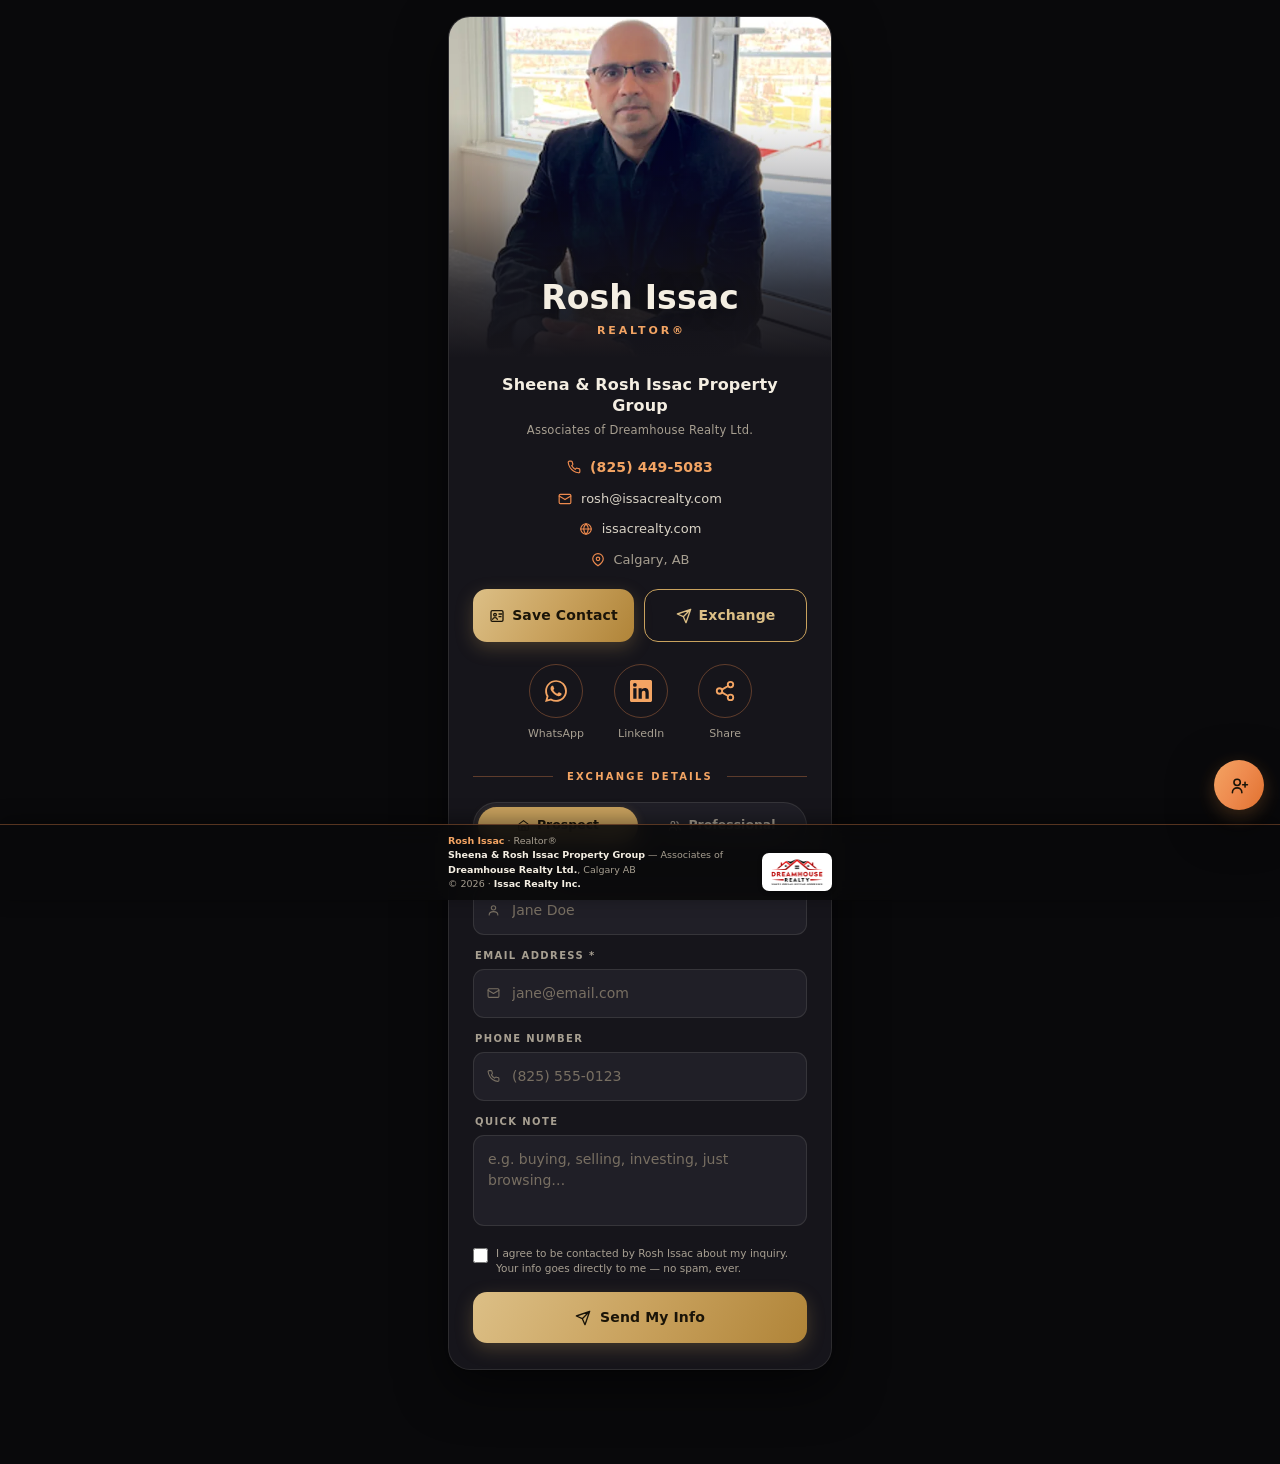
<file: index.html>
<!DOCTYPE html>
<html lang="en">
<head>
  <meta charset="UTF-8" />
  <meta name="viewport" content="width=device-width, initial-scale=1.0, viewport-fit=cover" />

  <!-- ═══════════════════════════════════════════════════════════════════════
       SETUP — Edit these and you're live:
       [1] Scroll to the ME object in <script> and fill in your details.
       [2] Photo is self-hosted (portrait.jpg / portrait.webp). To replace it,
           swap those two files (square) — the vCard photo is the PHOTO_B64 const.
       [3] Replace [FORMSPREE_ID] in ME.formspreeId with your 8-char code.
       No build step. No CDN for first paint. Edit, commit, done.
  ═══════════════════════════════════════════════════════════════════════ -->

  <title>Rosh Issac · Sheena & Rosh Issac Property Group</title>
  <meta name="description" content="Connect with Rosh Issac — Realtor® | Sheena & Rosh Issac Property Group, Associates of Dreamhouse Realty Ltd., Calgary, AB." />

  <!-- Open Graph (WhatsApp / iMessage previews) -->
  <meta property="og:title"       content="Rosh Issac · Sheena & Rosh Issac Property Group | Dreamhouse Realty Ltd." />
  <meta property="og:description" content="Connect with Rosh Issac — Realtor® | Sheena & Rosh Issac Property Group, Associates of Dreamhouse Realty Ltd., Calgary, AB." />
  <meta property="og:image"       content="https://roshaissac.github.io/Businesscard/og.jpg" />
  <meta property="og:image:type"   content="image/jpeg" />
  <meta property="og:image:width"  content="1200" />
  <meta property="og:image:height" content="630" />
  <meta property="og:image:alt"    content="Rosh Issac — Realtor®, Sheena & Rosh Issac Property Group" />
  <meta property="og:type"        content="profile" />
  <meta name="twitter:card"       content="summary_large_image" />
  <meta name="twitter:image"      content="https://roshaissac.github.io/Businesscard/og.jpg" />

  <!-- iOS / PWA -->
  <meta name="apple-mobile-web-app-capable"          content="yes" />
  <meta name="apple-mobile-web-app-status-bar-style" content="black-translucent" />
  <meta name="apple-mobile-web-app-title"            content="Rosh Issac" />
  <meta name="theme-color"                           content="#09090b" />
  <link rel="apple-touch-icon" href="./apple-touch-icon.png" />
  <link rel="manifest" href="./manifest.json" />
  <link rel="icon" href="data:image/svg+xml,%3Csvg xmlns='http://www.w3.org/2000/svg' viewBox='0 0 64 64'%3E%3Crect width='64' height='64' rx='14' fill='%2316151b'/%3E%3Ctext x='50%25' y='53%25' font-family='Helvetica,Arial,sans-serif' font-weight='700' font-size='30' fill='%23f4eee2' text-anchor='middle' dominant-baseline='middle'%3ER%3Ctspan fill='%23c9a25e'%3EI%3C/tspan%3E%3C/text%3E%3C/svg%3E" />

  <style>
  /* ═══ DESIGN TOKENS — DARK / PREMIUM · BRAND ORANGE ══════════════════
     Semantic palette is inverted for the dark theme: `--ink` is now the
     warm-WHITE primary text (so `color:var(--ink)` reads light everywhere)
     and `--paper` is the near-black page. Brand light orange (#ee8a4e) is
     the single accent; `--accent-deep` is a LIGHTER orange tuned for
     AA-legible text/icons on the dark surface. ─────────────────────────── */
  :root {
    --ink:        #f4eee2;   /* warm-white — primary text on dark   */
    --ink-soft:   #d9d3c6;   /* dimmer text / hover                 */
    --paper:      #09090b;   /* near-black page background          */
    --card:       #16151b;   /* charcoal-black card surface         */
    --field:      #201f27;   /* input fill (raised charcoal)        */
    --line:       rgba(244,238,226,.10);  /* neutral hairline       */
    --muted:      #a79f91;   /* warm grey secondary text            */
    --muted-2:    #786f62;   /* warm grey tertiary text             */
    --accent:     #ee8a4e;   /* brand light orange — primary accent */
    --accent-deep:#f3a463;   /* lighter orange — AA text/icons on dark */
    --accent-soft:rgba(238,138,78,.14);  /* orange tint surfaces    */
    --gold-line:  rgba(238,138,78,.34);  /* thin orange hairline     */
    --orange:     #ee8a4e;   /* brand light orange                   */
    --orange-text:#f3a463;   /* lighter orange — legible on dark     */
    --warm-line:  rgba(238,138,78,.32);  /* warm orange hairline     */
    --grad-warm:  linear-gradient(120deg, #f3a463 0%, var(--accent) 50%, #e0712f 100%);
    --gold:       #c9a25e;   /* champagne gold — CTA buttons only          */
    --grad-gold:  linear-gradient(120deg, #dcbf86 0%, #c9a25e 50%, #b08438 100%);
    --ok:         #6fcf97;
    --ok-soft:    rgba(111,207,151,.13);
    --err:        #e57b63;
    --err-soft:   rgba(229,123,99,.14);

    --radius:     22px;
    --radius-md:  14px;
    --radius-sm:  11px;
    --shadow:     0 1px 2px rgba(0,0,0,.4), 0 18px 50px rgba(0,0,0,.55);
    --shadow-pop: 0 14px 46px rgba(0,0,0,.6);

    --sans: -apple-system, BlinkMacSystemFont, "Segoe UI", system-ui, Roboto, Helvetica, Arial, sans-serif;
    --serif: var(--sans);  /* all-sans — serif retired per restyle */

    --safe-t: env(safe-area-inset-top, 0px);
    --safe-b: env(safe-area-inset-bottom, 0px);
  }

  /* ═══ RESET ═══════════════════════════════════════════════════════════ */
  *, *::before, *::after { box-sizing: border-box; margin: 0; padding: 0; }
  html { -webkit-text-size-adjust: 100%; }
  body {
    font-family: var(--sans);
    background: var(--paper);
    color: var(--ink);
    line-height: 1.5;
    -webkit-font-smoothing: antialiased;
    text-rendering: optimizeLegibility;
    min-height: 100dvh;
    display: flex;
    flex-direction: column;
    align-items: center;
    padding: calc(var(--safe-t) + 16px) 16px calc(var(--band-h, 64px) + 18px);
  }
  img { display: block; max-width: 100%; }
  button { font: inherit; cursor: pointer; border: none; background: none; color: inherit; }
  input, textarea, select { font: inherit; color: inherit; }
  a { color: inherit; text-decoration: none; }

  /* Inline SVG icon sizing */
  .ic { width: 1em; height: 1em; flex: none; vertical-align: -0.125em; }
  .ic-stroke { fill: none; stroke: currentColor; stroke-width: 2; stroke-linecap: round; stroke-linejoin: round; }

  /* ═══ LAYOUT ══════════════════════════════════════════════════════════ */
  .shell { width: 100%; max-width: 384px; }

  /* ═══ CARD ════════════════════════════════════════════════════════════ */
  .card {
    background: var(--card);
    border-radius: var(--radius);
    box-shadow: var(--shadow);
    border: 1px solid var(--line);
    overflow: hidden;
  }

  /* ═══ PHOTO-LED HERO — portrait fades into the black ═════════════════ */
  .hero { position: relative; }
  .hero-photo {
    width: 100%; height: 340px;
    object-fit: cover; object-position: 50% 22%;
    background: #1d1c22; display: block;
  }
  /* gradient mask — no hard border; the photo dissolves into the card */
  .hero::after {
    content: ""; position: absolute; left: 0; right: 0; bottom: -1px; height: 72%;
    background: linear-gradient(to bottom,
      rgba(22,21,27,0) 0%, rgba(22,21,27,.35) 38%,
      rgba(22,21,27,.82) 72%, var(--card) 100%);
    pointer-events: none;
  }
  .hero-fade {
    position: absolute; left: 0; right: 0; bottom: 0; z-index: 1;
    text-align: center; padding: 0 20px 18px;
  }
  .hero-name {
    font-family: var(--sans);
    font-size: 33px; font-weight: 600; line-height: 1.05; letter-spacing: .005em;
    color: var(--ink);
    text-shadow: 0 2px 18px rgba(0,0,0,.55);
  }
  .hero-role {
    margin-top: 7px; font-size: 11px; font-weight: 600;
    text-transform: uppercase; letter-spacing: .26em; text-indent: .26em;
    color: var(--orange-text);
  }

  /* ═══ IDENTITY (team + brokerage) ════════════════════════════════════ */
  .body { padding: 18px 24px 26px; }
  .identity { text-align: center; }
  .identity .team {
    font-family: var(--sans);
    font-size: 16px; font-weight: 700; line-height: 1.3; letter-spacing: .01em;
    color: var(--ink);
  }
  .identity .affiliation {
    margin-top: 5px; font-size: 11.5px; color: var(--muted); letter-spacing: .02em;
  }

  /* ═══ CONTACT ROWS — centered, gold line icons ══════════════════════ */
  .contact-rows {
    display: flex; flex-direction: column; align-items: center; gap: 11px;
    margin-top: 18px;
  }
  .crow {
    display: inline-flex; align-items: center; gap: 9px;
    font-size: 13px; color: var(--ink-soft); transition: opacity .15s ease;
  }
  .crow:active { opacity: .65; }
  .crow .ic { color: var(--accent); font-size: 14px; }
  .crow#link-phone { color: var(--accent-deep); font-weight: 700; letter-spacing: .01em; font-size: 14px; }
  .crow#card-city { color: var(--muted); }

  /* ═══ BUTTONS ═════════════════════════════════════════════════════════ */
  .btn {
    display: inline-flex; align-items: center; justify-content: center; gap: 9px;
    width: 100%; padding: 15px 18px;
    border-radius: var(--radius-md);
    font-size: 14px; font-weight: 600; letter-spacing: .01em;
    transition: transform .14s ease, background .18s ease, color .18s ease, border-color .18s ease, box-shadow .18s ease;
    -webkit-tap-highlight-color: transparent;
  }
  .btn:active { transform: scale(.978); }
  .btn .ic { font-size: 16px; }
  .actions .btn { white-space: nowrap; padding-left: 12px; padding-right: 12px; gap: 7px; }

  /* Primary CTAs = champagne gold (Save Contact, Send, Save to CRM) */
  .btn-primary {
    background: var(--grad-gold); color: #1a1408; font-weight: 700;
    box-shadow: 0 6px 18px rgba(201,162,94,.26);
  }
  .btn-primary:hover { background: linear-gradient(120deg, #e6cf9a 0%, #d2ab66 50%, #bd934a 100%); }
  .btn-primary:disabled { opacity: .55; pointer-events: none; }

  /* Outline = gold (Exchange) — pairs with the gold Save Contact button */
  .btn-outline {
    background: transparent; color: #dcbf86;
    border: 1.5px solid var(--gold);
  }
  .btn-outline:hover { background: var(--gold); color: #1a1408; }

  .btn-ghost {
    background: var(--field); color: var(--ink);
    border: 1px solid var(--line);
  }
  .btn-ghost:hover { border-color: var(--accent); color: var(--accent-deep); background: var(--accent-soft); }

  .btn-icon {
    width: 52px; flex: none; padding: 15px 0;
    background: transparent; color: var(--accent-deep);
    border: 1.5px solid var(--accent);
    border-radius: var(--radius-md);
  }
  .btn-icon:hover { background: var(--accent); color: #1a1408; }

  .actions { display: flex; gap: 10px; margin: 20px 0 22px; }
  .actions .btn { flex: 1; }

  /* ═══ SOCIAL ROW — circular gold-outline icons ════════════════════════ */
  .social {
    display: flex; align-items: flex-start; justify-content: center; gap: 30px;
    margin-bottom: 26px;
  }
  .social a, .social button { display: flex; flex-direction: column; align-items: center; gap: 8px; background: none; }
  .social .dot {
    width: 54px; height: 54px; border-radius: 50%;
    display: flex; align-items: center; justify-content: center;
    color: var(--accent-deep); font-size: 22px;
    background: transparent; border: 1.5px solid var(--gold-line);
    transition: transform .18s ease, border-color .18s ease, background .18s ease, color .18s ease;
  }
  .social a:hover .dot, .social a:active .dot,
  .social button:hover .dot, .social button:active .dot {
    transform: translateY(-3px); border-color: var(--accent);
    background: var(--accent-soft); color: var(--accent);
  }
  .social .lbl { font-size: 11px; color: var(--muted); font-weight: 500; }

  /* ═══ DIVIDER WITH LABEL ══════════════════════════════════════════════ */
  .divider { display: flex; align-items: center; gap: 14px; margin: 4px 0 18px; }
  .divider .ln { flex: 1; height: 1px; background: var(--gold-line); }
  /* warm fade toward the label — gold edge, orange near the title */
  .divider .ln:first-child { background: linear-gradient(90deg, var(--gold-line), var(--warm-line)); }
  .divider .ln:last-child  { background: linear-gradient(90deg, var(--warm-line), var(--gold-line)); }
  .divider .tx {
    font-size: 10px; letter-spacing: .22em; text-transform: uppercase;
    color: var(--orange-text); font-weight: 700; white-space: nowrap;
    transition: color .25s ease;
  }

  /* ═══ SEGMENTED TOGGLE (Prospect / Professional) ══════════════════════ */
  .segment {
    display: flex; gap: 4px; padding: 4px;
    background: var(--field); border: 1px solid var(--line);
    border-radius: 999px; margin-bottom: 16px;
  }
  .segment button {
    flex: 1; display: inline-flex; align-items: center; justify-content: center; gap: 7px;
    padding: 9px 8px; border-radius: 999px;
    font-size: 12.5px; font-weight: 600; color: var(--muted);
    transition: background .2s ease, color .2s ease, box-shadow .2s ease;
  }
  .segment button .ic { font-size: 13px; }
  .segment button.active {
    background: var(--gold); color: #1a1408;
    box-shadow: 0 2px 10px rgba(201,162,94,.28);
  }

  /* ═══ FORM FIELDS ═════════════════════════════════════════════════════ */
  .field { margin-bottom: 13px; }
  .field > label {
    display: block; margin: 0 0 6px 2px;
    font-size: 10px; letter-spacing: .14em; text-transform: uppercase;
    color: var(--muted); font-weight: 700;
  }
  .field .ctrl { position: relative; }
  .field .ctrl > .ic {
    position: absolute; left: 14px; top: 50%; transform: translateY(-50%);
    color: var(--muted-2); font-size: 13px; pointer-events: none;
  }
  .input, .select, .textarea {
    width: 100%;
    background: var(--field);
    border: 1.5px solid var(--line);
    border-radius: var(--radius-sm);
    padding: 13px 14px 13px 38px;
    font-size: 14px; color: var(--ink);
    transition: border-color .15s ease, box-shadow .15s ease, background .15s ease;
  }
  .textarea { padding-left: 14px; resize: none; min-height: 78px; }
  .input::placeholder, .textarea::placeholder { color: var(--muted-2); }
  .input:focus, .select:focus, .textarea:focus {
    outline: none; background: #26242e;
    border-color: var(--accent);
    box-shadow: 0 0 0 3px var(--accent-soft);
  }
  /* gentle inline validation — only after the user has interacted */
  .input:user-invalid, .select:user-invalid {
    border-color: var(--err);
    box-shadow: 0 0 0 3px var(--err-soft);
  }
  .select {
    -webkit-appearance: none; appearance: none;
    padding-right: 38px; cursor: pointer;
    background-image: url("data:image/svg+xml,%3Csvg xmlns='http://www.w3.org/2000/svg' width='16' height='16' fill='none' stroke='%23aaa193' stroke-width='2' stroke-linecap='round' stroke-linejoin='round'%3E%3Cpath d='M4 6l4 4 4-4'/%3E%3C/svg%3E");
    background-repeat: no-repeat; background-position: right 14px center;
  }
  .hint { text-align: center; font-size: 10.5px; color: var(--muted-2); margin-top: 10px; }
  .pickbtn { margin-bottom: 13px; }

  /* status banner */
  .status {
    margin-top: 13px; padding: 12px 14px; border-radius: var(--radius-sm);
    font-size: 13px; text-align: center; font-weight: 500;
  }
  .status.ok  { background: var(--ok-soft);  color: var(--ok);  border: 1px solid #cfe6da; }
  .status.bad { background: var(--err-soft); color: var(--err); border: 1px solid #eccfc7; }

  .consent { display: flex; gap: 8px; align-items: flex-start; margin-top: 12px; }
  .consent input { margin-top: 2px; accent-color: var(--accent-deep); width: 15px; height: 15px; flex: none; }
  .consent label { font-size: 10.5px; color: var(--muted); line-height: 1.45; }

  .hidden { display: none !important; }

  /* ═══ PWA TIP ═════════════════════════════════════════════════════════ */
  .tip {
    margin-top: 16px; background: var(--card); border-radius: var(--radius-md);
    box-shadow: var(--shadow); padding: 14px 16px;
    display: flex; align-items: center; gap: 12px;
    transition: opacity .3s ease;
  }
  .tip .badge {
    flex: none; width: 36px; height: 36px; border-radius: 50%;
    background: var(--accent-soft); color: var(--accent-deep);
    display: flex; align-items: center; justify-content: center; font-size: 15px;
  }
  .tip p { flex: 1; font-size: 11px; color: var(--muted); line-height: 1.5; }
  .tip p b { color: var(--ink); font-weight: 600; }
  .tip .x {
    flex: none; width: 26px; height: 26px; border-radius: 50%;
    display: flex; align-items: center; justify-content: center;
    color: var(--muted-2); font-size: 12px; transition: background .15s, color .15s;
  }
  .tip .x:hover { background: var(--field); color: var(--ink); }

  /* ═══ FOOTER ══════════════════════════════════════════════════════════ */
  .foot {
    text-align: center; font-size: 10.5px; color: var(--muted-2);
    line-height: 1.7; margin-top: 16px; padding: 0 6px;
  }
  .foot b { color: var(--muted); font-weight: 600; }
  .foot .a { color: var(--accent-deep); font-weight: 600; }

  /* ═══ STICKY BROKERAGE / COPYRIGHT BAND (RECA compliance) ═════════════ */
  .brokerage {
    position: fixed; left: 0; right: 0; bottom: 0; z-index: 50;
    background: rgba(9,9,11,.9);
    -webkit-backdrop-filter: blur(12px); backdrop-filter: blur(12px);
    border-top: 1px solid var(--gold-line);
    padding: 9px 18px calc(9px + var(--safe-b));
    box-shadow: 0 -4px 18px rgba(0,0,0,.4);
  }
  .brokerage .bar-inner {
    width: 100%; max-width: 384px; margin: 0 auto;
    display: flex; align-items: flex-end; justify-content: space-between; gap: 14px;
  }
  .brokerage .copy { flex: 1; min-width: 0; font-size: 9.5px; line-height: 1.5; color: var(--muted); text-align: left; }
  .brokerage .copy b { color: var(--ink); font-weight: 600; }
  .brokerage .copy .a { color: var(--accent-deep); font-weight: 600; }
  .brokerage picture {
    flex: none; background: #fff; padding: 4px 7px; border-radius: 7px;
    line-height: 0; box-shadow: 0 1px 4px rgba(0,0,0,.45);
  }
  .brokerage img { height: 30px; width: auto; object-fit: contain; display: block; }
  .brokerage .txt { flex: none; font-size: 11px; font-weight: 700; letter-spacing: .1em; text-transform: uppercase; color: var(--ink); }

  /* ═══ CAPTURE FAB (Rosh only) ═════════════════════════════════════════ */
  .fab {
    position: fixed; right: 16px; z-index: 60;
    bottom: calc(var(--band-h, 64px) + 14px);
    width: 50px; height: 50px; border-radius: 50%;
    background: var(--grad-warm); color: #1a1408;
    display: flex; align-items: center; justify-content: center; font-size: 19px;
    box-shadow: var(--shadow-pop), 0 6px 18px rgba(214,138,69,.34);
    transition: transform .15s ease;
  }
  .fab:active { transform: scale(.92); }
  .fab::after {
    content: ""; position: absolute; inset: -3px; border-radius: 50%;
    border: 2px solid var(--accent); opacity: .0; transition: opacity .2s;
  }
  .fab:hover::after { opacity: 1; }

  /* ═══ OVERLAYS (capture + share) ══════════════════════════════════════ */
  .overlay { position: fixed; inset: 0; z-index: 200; }
  .capture { background: var(--paper); overflow-y: auto; }
  .capture .wrap { max-width: 384px; margin: 0 auto; padding: calc(20px + var(--safe-t)) 18px calc(40px + var(--safe-b)); }

  .cap-head { display: flex; align-items: center; gap: 12px; margin-bottom: 22px; }
  .cap-head h2 { font-family: var(--serif); font-size: 21px; font-weight: 600; }
  .iconbtn {
    width: 38px; height: 38px; border-radius: 50%;
    background: var(--card); box-shadow: var(--shadow);
    display: flex; align-items: center; justify-content: center;
    color: var(--muted); font-size: 14px; transition: color .15s;
  }
  .iconbtn:hover { color: var(--accent-deep); }

  .lede { font-size: 12px; color: var(--muted); font-weight: 500; margin-bottom: 14px; }

  .method {
    width: 100%; background: var(--card); border: 1px solid var(--line);
    border-radius: var(--radius-md); padding: 16px;
    display: flex; align-items: center; gap: 15px; text-align: left;
    box-shadow: var(--shadow); margin-bottom: 12px;
    transition: border-color .18s, transform .14s;
  }
  .method:hover { border-color: var(--accent); }
  .method:active { transform: scale(.99); }
  .method .mi {
    flex: none; width: 44px; height: 44px; border-radius: var(--radius-sm);
    background: var(--accent-soft); color: var(--accent-deep);
    display: flex; align-items: center; justify-content: center; font-size: 18px;
  }
  .method .mt { font-size: 14px; font-weight: 600; }
  .method .ms { font-size: 11.5px; color: var(--muted); margin-top: 2px; }

  .panel { background: var(--card); border: 1px solid var(--line); border-radius: var(--radius-md); padding: 16px; box-shadow: var(--shadow); }
  .back { display: inline-flex; align-items: center; gap: 6px; font-size: 12px; color: var(--muted); margin-bottom: 14px; transition: color .15s; }
  .back:hover { color: var(--accent-deep); }

  .tags { display: grid; grid-template-columns: 1fr 1fr; gap: 10px; margin-bottom: 12px; }
  .tag {
    padding: 12px; border-radius: var(--radius-sm); border: 1.5px solid var(--line);
    font-size: 13px; font-weight: 600; color: var(--muted);
    display: inline-flex; align-items: center; justify-content: center; gap: 7px;
    transition: border-color .15s, color .15s, background .15s;
  }
  .tag.on { border-color: var(--accent); color: var(--accent-deep); background: var(--accent-soft); }

  /* ═══ SHARE MODAL (bottom sheet) ══════════════════════════════════════ */
  .sheet-overlay { display: flex; align-items: flex-end; justify-content: center; }
  .scrim { position: absolute; inset: 0; background: rgba(15,15,15,.45); -webkit-backdrop-filter: blur(3px); backdrop-filter: blur(3px); }
  .sheet {
    position: relative; z-index: 1; width: 100%; max-width: 384px;
    background: var(--card); border-radius: var(--radius) var(--radius) 0 0;
    padding: 22px 24px calc(30px + var(--safe-b));
    animation: sheetUp .3s cubic-bezier(.2,.8,.2,1) both;
  }
  @keyframes sheetUp { from { transform: translateY(100%); } to { transform: translateY(0); } }
  .sheet-head { display: flex; align-items: center; justify-content: space-between; margin-bottom: 18px; }
  .sheet-head h2 { font-family: var(--serif); font-size: 19px; font-weight: 600; }
  .qrbox {
    width: 184px; height: 184px; margin: 0 auto 8px;
    display: flex; align-items: center; justify-content: center;
    background: #ffffff; border: 1px solid var(--gold-line); border-radius: var(--radius-md);
    box-shadow: 0 0 0 4px rgba(201,162,94,.1);
    overflow: hidden;
  }
  .qrbox img, .qrbox canvas { width: 156px; height: 156px; }
  .qr-cap { text-align: center; font-size: 11px; color: var(--muted); margin-bottom: 18px; }
  .row-btn {
    width: 100%; display: flex; align-items: center; gap: 12px;
    padding: 13px 14px; border-radius: var(--radius-md);
    border: 1px solid var(--line); background: var(--field);
    font-size: 13.5px; font-weight: 600; margin-bottom: 10px;
    transition: background .15s, border-color .15s;
  }
  .row-btn:hover { background: var(--accent-soft); border-color: var(--accent); }
  .row-btn .ri {
    flex: none; width: 34px; height: 34px; border-radius: 50%;
    background: var(--accent-soft); color: var(--accent-deep);
    display: flex; align-items: center; justify-content: center; font-size: 14px;
  }

  /* ═══ TOAST ═══════════════════════════════════════════════════════════ */
  #toast {
    position: fixed; left: 50%; bottom: calc(var(--band-h, 64px) + 18px);
    transform: translateX(-50%) translateY(8px);
    background: #2a2832; color: var(--ink); border: 1px solid var(--gold-line);
    font-size: 13px; font-weight: 500;
    padding: 12px 20px; border-radius: 999px;
    box-shadow: var(--shadow-pop);
    opacity: 0; pointer-events: none; z-index: 300;
    display: flex; align-items: center; gap: 8px; white-space: nowrap;
    transition: opacity .3s ease, transform .3s ease;
  }

  /* ═══ SPINNER ═════════════════════════════════════════════════════════ */
  .spin {
    width: 1em; height: 1em; display: inline-block;
    border: 2px solid currentColor; border-right-color: transparent;
    border-radius: 50%; animation: spin .6s linear infinite; vertical-align: -.15em;
  }
  @keyframes spin { to { transform: rotate(360deg); } }

  /* ═══ ENTRANCE ANIMATIONS ═════════════════════════════════════════════ */
  @keyframes fadeUp { from { opacity: 0; transform: translateY(14px); } to { opacity: 1; transform: translateY(0); } }
  .reveal { opacity: 0; animation: fadeUp .5s cubic-bezier(.2,.7,.2,1) forwards; }
  .reveal.d1 { animation-delay: .06s; }
  .reveal.d2 { animation-delay: .14s; }
  .reveal.d3 { animation-delay: .22s; }

  @media (prefers-reduced-motion: reduce) {
    *, *::before, *::after { animation-duration: .001ms !important; animation-delay: 0 !important; transition-duration: .001ms !important; }
    .reveal { opacity: 1; }
  }

  /* ═══ SMALL SCREENS (iPhone SE ≈ 375px) ═══════════════════════════════ */
  @media (max-width: 360px) {
    .body { padding: 16px 20px 24px; }
    .hero-photo { height: 300px; }
    .hero-name { font-size: 29px; }
    .identity .team { font-size: 15px; }
    .social { gap: 24px; }
    .social .dot { width: 50px; height: 50px; font-size: 20px; }
  }
  </style>
</head>

<body>

  <!-- ═══ INLINE SVG ICON SPRITE (zero requests, no icon font) ═══════════ -->
  <svg width="0" height="0" style="position:absolute" aria-hidden="true">
    <defs>
      <symbol id="i-phone" viewBox="0 0 24 24"><path class="ic-stroke" d="M22 16.92v3a2 2 0 0 1-2.18 2 19.8 19.8 0 0 1-8.63-3.07 19.5 19.5 0 0 1-6-6A19.8 19.8 0 0 1 2.12 4.18 2 2 0 0 1 4.11 2h3a2 2 0 0 1 2 1.72c.13.96.36 1.9.7 2.81a2 2 0 0 1-.45 2.11L8.09 9.91a16 16 0 0 0 6 6l1.27-1.27a2 2 0 0 1 2.11-.45c.91.34 1.85.57 2.81.7A2 2 0 0 1 22 16.92z"/></symbol>
      <symbol id="i-mail" viewBox="0 0 24 24"><rect class="ic-stroke" x="2" y="4" width="20" height="16" rx="2"/><path class="ic-stroke" d="M22 7l-10 6L2 7"/></symbol>
      <symbol id="i-pin" viewBox="0 0 24 24"><path class="ic-stroke" d="M21 10c0 6-9 12-9 12s-9-6-9-12a9 9 0 0 1 18 0z"/><circle class="ic-stroke" cx="12" cy="10" r="3"/></symbol>
      <symbol id="i-card" viewBox="0 0 24 24"><rect class="ic-stroke" x="3" y="4" width="18" height="16" rx="2"/><circle class="ic-stroke" cx="9" cy="10" r="2"/><path class="ic-stroke" d="M5.5 17c.6-1.8 2-2.5 3.5-2.5s2.9.7 3.5 2.5M15 9h4M15 13h3"/></symbol>
      <symbol id="i-share" viewBox="0 0 24 24"><circle class="ic-stroke" cx="18" cy="5" r="3"/><circle class="ic-stroke" cx="6" cy="12" r="3"/><circle class="ic-stroke" cx="18" cy="19" r="3"/><path class="ic-stroke" d="M8.6 13.5l6.8 4M15.4 6.5l-6.8 4"/></symbol>
      <symbol id="i-arrow-left" viewBox="0 0 24 24"><path class="ic-stroke" d="M19 12H5M11 18l-6-6 6-6"/></symbol>
      <symbol id="i-chevron-left" viewBox="0 0 24 24"><path class="ic-stroke" d="M15 18l-6-6 6-6"/></symbol>
      <symbol id="i-globe" viewBox="0 0 24 24"><circle class="ic-stroke" cx="12" cy="12" r="9"/><path class="ic-stroke" d="M3 12h18M12 3a15 15 0 0 1 4 9 15 15 0 0 1-4 9 15 15 0 0 1-4-9 15 15 0 0 1 4-9z"/></symbol>
      <symbol id="i-user" viewBox="0 0 24 24"><circle class="ic-stroke" cx="12" cy="8" r="4"/><path class="ic-stroke" d="M4 21c0-4 3.6-6 8-6s8 2 8 6"/></symbol>
      <symbol id="i-user-plus" viewBox="0 0 24 24"><circle class="ic-stroke" cx="9" cy="8" r="4"/><path class="ic-stroke" d="M3 21c0-4 3-6 6-6s6 2 6 6M19 8v6M16 11h6"/></symbol>
      <symbol id="i-building" viewBox="0 0 24 24"><rect class="ic-stroke" x="5" y="3" width="14" height="18" rx="1.5"/><path class="ic-stroke" d="M9 7h2M13 7h2M9 11h2M13 11h2M9 15h2M13 15h2"/></symbol>
      <symbol id="i-briefcase" viewBox="0 0 24 24"><rect class="ic-stroke" x="3" y="7" width="18" height="13" rx="2"/><path class="ic-stroke" d="M8 7V5a2 2 0 0 1 2-2h4a2 2 0 0 1 2 2v2"/></symbol>
      <symbol id="i-send" viewBox="0 0 24 24"><path class="ic-stroke" d="M22 2L11 13M22 2l-7 20-4-9-9-4 20-7z"/></symbol>
      <symbol id="i-home" viewBox="0 0 24 24"><path class="ic-stroke" d="M3 10l9-7 9 7v9a2 2 0 0 1-2 2H5a2 2 0 0 1-2-2z"/><path class="ic-stroke" d="M9 21v-7h6v7"/></symbol>
      <symbol id="i-users" viewBox="0 0 24 24"><circle class="ic-stroke" cx="9" cy="8" r="3.5"/><path class="ic-stroke" d="M2.5 21c0-3.6 3-5.5 6.5-5.5s6.5 1.9 6.5 5.5M16 5.2A3.5 3.5 0 0 1 16 12M18 15.5c2.6.4 4.5 2 4.5 5"/></symbol>
      <symbol id="i-smartphone" viewBox="0 0 24 24"><rect class="ic-stroke" x="6" y="2" width="12" height="20" rx="2.5"/><path class="ic-stroke" d="M11 18h2"/></symbol>
      <symbol id="i-x" viewBox="0 0 24 24"><path class="ic-stroke" d="M18 6L6 18M6 6l12 12"/></symbol>
      <symbol id="i-share-ios" viewBox="0 0 24 24"><path class="ic-stroke" d="M4 12v8a2 2 0 0 0 2 2h12a2 2 0 0 0 2-2v-8"/><path class="ic-stroke" d="M16 6l-4-4-4 4M12 2v13"/></symbol>
      <symbol id="i-link" viewBox="0 0 24 24"><path class="ic-stroke" d="M10 13a5 5 0 0 0 7 0l3-3a5 5 0 0 0-7-7l-1.5 1.5M14 11a5 5 0 0 0-7 0l-3 3a5 5 0 0 0 7 7l1.5-1.5"/></symbol>
      <symbol id="i-camera" viewBox="0 0 24 24"><path class="ic-stroke" d="M3 8a2 2 0 0 1 2-2h2l1.5-2h7L19 6h0a2 2 0 0 1 2 2v10a2 2 0 0 1-2 2H5a2 2 0 0 1-2-2z"/><circle class="ic-stroke" cx="12" cy="13" r="3.5"/></symbol>
      <symbol id="i-clipboard" viewBox="0 0 24 24"><rect class="ic-stroke" x="5" y="4" width="14" height="17" rx="2"/><path class="ic-stroke" d="M9 4V3h6v1"/><path class="ic-stroke" d="M9 4a1 1 0 0 0 1 1h4a1 1 0 0 0 1-1"/></symbol>
      <symbol id="i-pencil" viewBox="0 0 24 24"><path class="ic-stroke" d="M16 3l5 5L8 21H3v-5L16 3z"/></symbol>
      <symbol id="i-save" viewBox="0 0 24 24"><path class="ic-stroke" d="M5 3h11l3 3v13a2 2 0 0 1-2 2H5a2 2 0 0 1-2-2V5a2 2 0 0 1 2-2z"/><path class="ic-stroke" d="M8 3v5h7M8 21v-6h8v6"/></symbol>
      <symbol id="i-sparkles" viewBox="0 0 24 24"><path class="ic-stroke" d="M12 3l1.8 4.7L18.5 9.5 13.8 11.3 12 16l-1.8-4.7L5.5 9.5l4.7-1.8L12 3zM19 14l.8 2 2 .8-2 .8-.8 2-.8-2-2-.8 2-.8.8-2z"/></symbol>
      <symbol id="i-check" viewBox="0 0 24 24"><path class="ic-stroke" d="M5 12l5 5L20 7"/></symbol>
      <symbol id="i-check-circle" viewBox="0 0 24 24"><circle class="ic-stroke" cx="12" cy="12" r="9"/><path class="ic-stroke" d="M8 12l3 3 5-5"/></symbol>
      <!-- Brand glyphs (filled) -->
      <symbol id="i-whatsapp" viewBox="0 0 24 24"><path fill="currentColor" d="M17.47 14.38c-.3-.15-1.76-.87-2.03-.97-.27-.1-.47-.15-.67.15-.2.3-.77.96-.94 1.16-.17.2-.35.22-.64.07-.3-.15-1.26-.46-2.39-1.47-.88-.79-1.48-1.76-1.65-2.06-.17-.3-.02-.46.13-.6.13-.14.3-.35.45-.52.15-.18.2-.3.3-.5.1-.2.05-.37-.02-.52-.08-.15-.67-1.61-.92-2.21-.24-.58-.49-.5-.67-.51h-.57c-.2 0-.52.07-.79.37s-1.04 1.02-1.04 2.48 1.07 2.88 1.21 3.07c.15.2 2.1 3.2 5.08 4.49.71.3 1.26.49 1.69.62.71.23 1.36.2 1.87.12.57-.08 1.76-.72 2.01-1.41.25-.7.25-1.29.17-1.41-.07-.12-.27-.2-.57-.35M12.05 21.79h-.01a9.87 9.87 0 0 1-5.03-1.38l-.36-.21-3.74.98 1-3.65-.24-.37a9.86 9.86 0 0 1-1.51-5.26c0-5.45 4.44-9.88 9.89-9.88 2.64 0 5.12 1.03 6.99 2.9a9.83 9.83 0 0 1 2.89 6.99c0 5.45-4.44 9.88-9.89 9.88m8.41-18.3A11.82 11.82 0 0 0 12.05.16C5.5.16.16 5.49.16 12.05c0 2.1.55 4.14 1.59 5.95L.06 24l6.31-1.65a11.88 11.88 0 0 0 5.68 1.45h.01c6.55 0 11.89-5.34 11.89-11.89 0-3.18-1.24-6.17-3.49-8.42"/></symbol>
      <symbol id="i-linkedin" viewBox="0 0 24 24"><path fill="currentColor" d="M20.45 20.45h-3.56v-5.57c0-1.33-.02-3.04-1.85-3.04-1.85 0-2.14 1.45-2.14 2.94v5.67H9.35V9h3.41v1.56h.05c.48-.9 1.64-1.85 3.37-1.85 3.6 0 4.27 2.37 4.27 5.46v6.28zM5.34 7.43a2.06 2.06 0 1 1 0-4.13 2.06 2.06 0 0 1 0 4.13zm1.78 13.02H3.56V9h3.56v11.45zM22.22 0H1.77C.79 0 0 .77 0 1.73v20.54C0 23.23.79 24 1.77 24h20.45c.98 0 1.78-.77 1.78-1.73V1.73C24 .77 23.2 0 22.22 0z"/></symbol>
    </defs>
  </svg>

  <div class="shell">

    <!-- ═══ MAIN CARD ═════════════════════════════════════════════════ -->
    <div class="card reveal">

      <!-- Photo-led hero — portrait fades into the black, name in the fade -->
      <div class="hero">
        <picture>
          <source srcset="./portrait.webp" type="image/webp" />
          <img id="avatar" class="hero-photo" alt="Rosh Issac" src="./portrait.jpg" />
        </picture>
        <div class="hero-fade">
          <h1 class="hero-name" id="card-name"></h1>
          <p class="hero-role">Realtor&reg;</p>
        </div>
      </div>

      <div class="body">

        <!-- Affiliation (RECA: team always shown with brokerage) -->
        <div class="identity">
          <p class="team">Sheena & Rosh Issac Property Group</p>
          <p class="affiliation" id="card-brokerage"></p>
        </div>

        <!-- Contact rows — centered, gold line icons -->
        <div class="contact-rows">
          <a class="crow" id="link-phone" href="#"><svg class="ic"><use href="#i-phone"/></svg><span id="label-phone"></span></a>
          <a class="crow" id="link-email" href="#"><svg class="ic"><use href="#i-mail"/></svg><span id="label-email"></span></a>
          <a class="crow" id="link-web" href="#" target="_blank" rel="noopener noreferrer"><svg class="ic"><use href="#i-globe"/></svg><span>issacrealty.com</span></a>
          <p class="crow" id="card-city"></p>
        </div>

        <!-- Primary actions -->
        <div class="actions">
          <button class="btn btn-primary" onclick="downloadVCF()" aria-label="Save contact">
            <svg class="ic"><use href="#i-card"/></svg> Save Contact
          </button>
          <button class="btn btn-outline" onclick="document.getElementById('exchange').scrollIntoView({behavior:'smooth',block:'start'})" aria-label="Exchange details">
            <svg class="ic"><use href="#i-send"/></svg> Exchange
          </button>
        </div>

        <!-- Social — circular gold-outline icons -->
        <div class="social">
          <a id="link-wa" href="#" target="_blank" rel="noopener noreferrer" aria-label="WhatsApp">
            <span class="dot"><svg class="ic"><use href="#i-whatsapp"/></svg></span>
            <span class="lbl">WhatsApp</span>
          </a>
          <a id="link-li" href="#" target="_blank" rel="noopener noreferrer" aria-label="LinkedIn">
            <span class="dot"><svg class="ic"><use href="#i-linkedin"/></svg></span>
            <span class="lbl">LinkedIn</span>
          </a>
          <button type="button" onclick="openShare()" aria-label="Share card">
            <span class="dot"><svg class="ic"><use href="#i-share"/></svg></span>
            <span class="lbl">Share</span>
          </button>
        </div>

        <!-- Exchange -->
        <div class="divider" id="exchange">
          <span class="ln"></span>
          <span class="tx" id="exchange-title">Exchange Details</span>
          <span class="ln"></span>
        </div>

        <div class="segment" role="tablist" aria-label="Contact type">
          <button id="tab-btn-prospect" class="active" onclick="switchTab('prospect')" role="tab">
            <svg class="ic"><use href="#i-home"/></svg> Prospect
          </button>
          <button id="tab-btn-pro" onclick="switchTab('pro')" role="tab">
            <svg class="ic"><use href="#i-users"/></svg> Professional
          </button>
        </div>

        <form id="exchangeForm" action="https://formspree.io/f/mqejqgll" method="POST" novalidate>
          <input type="hidden" name="contact_type"   id="contact_type_field" value="client" />
          <input type="hidden" name="contact_source" value="digital_card" />
          <!-- spam honeypot -->
          <input type="text" name="_gotcha" tabindex="-1" autocomplete="off" style="position:absolute;left:-9999px" aria-hidden="true" />

          <!-- Contact Picker (Chrome Android only — revealed by JS) -->
          <div id="contact-picker-row" class="hidden">
            <button type="button" id="pick-btn" class="btn btn-ghost pickbtn" onclick="pickContact()">
              <svg class="ic"><use href="#i-user"/></svg> Pick from My Contacts
            </button>
          </div>

          <!-- Pro-only -->
          <div class="field hidden" id="industry-row">
            <label for="industry-select">Your Industry *</label>
            <div class="ctrl">
              <svg class="ic"><use href="#i-briefcase"/></svg>
              <select class="select" name="industry" id="industry-select">
                <option value="" disabled selected>Select your industry…</option>
                <option>Realtor / Real Estate Agent</option>
                <option>Property Manager</option>
                <option>Mortgage Broker / Lender</option>
                <option>Real Estate Lawyer / Notary</option>
                <option>Home Inspector</option>
                <option>Photographer / Stager</option>
                <option>Trades (Plumber, Electrician, HVAC…)</option>
                <option>Developer / Builder</option>
                <option>Surveyor / Appraiser</option>
                <option>Other Professional</option>
              </select>
            </div>
          </div>

          <div class="field hidden" id="company-row">
            <label for="f-company">Company / Brokerage</label>
            <div class="ctrl">
              <svg class="ic"><use href="#i-building"/></svg>
              <input class="input" type="text" id="f-company" name="company" placeholder="Company / Brokerage" autocomplete="organization" />
            </div>
          </div>

          <div class="field">
            <label for="f-name">Full Name *</label>
            <div class="ctrl">
              <svg class="ic"><use href="#i-user"/></svg>
              <input class="input" type="text" id="f-name" name="full_name" placeholder="Jane Doe" required autocomplete="name" />
            </div>
          </div>

          <div class="field">
            <label for="f-email">Email Address *</label>
            <div class="ctrl">
              <svg class="ic"><use href="#i-mail"/></svg>
              <input class="input" type="email" id="f-email" name="email_address" placeholder="jane@email.com" required autocomplete="email" inputmode="email" autocapitalize="off" spellcheck="false" />
            </div>
          </div>

          <div class="field">
            <label for="f-phone">Phone Number</label>
            <div class="ctrl">
              <svg class="ic"><use href="#i-phone"/></svg>
              <input class="input" type="tel" id="f-phone" name="phone_number" placeholder="(825) 555-0123" autocomplete="tel" inputmode="tel" />
            </div>
          </div>

          <div class="field">
            <label for="f-msg">Quick Note</label>
            <textarea class="textarea" id="message-field" name="message" rows="3"
              placeholder="e.g. buying, selling, investing, just browsing…"></textarea>
          </div>

          <div class="consent">
            <input type="checkbox" id="consent" required />
            <label for="consent">I agree to be contacted by Rosh Issac about my inquiry. Your info goes directly to me — no spam, ever.</label>
          </div>

          <div id="formStatus" class="status hidden"></div>

          <button type="submit" id="submitBtn" class="btn btn-primary" style="margin-top:16px">
            <svg class="ic"><use href="#i-send"/></svg> Send My Info
          </button>
        </form>

      </div><!-- /body -->
    </div><!-- /card -->

    <!-- PWA tip -->
    <div id="pwa-tip" class="tip reveal d2">
      <span class="badge"><svg class="ic"><use href="#i-smartphone"/></svg></span>
      <p><b>Save this card:</b> tap Share <svg class="ic" style="font-size:11px;color:var(--accent-deep)"><use href="#i-share-ios"/></svg> then <b>“Add to Home Screen.”</b></p>
      <button class="x" onclick="dismissPwaTip()" aria-label="Dismiss"><svg class="ic"><use href="#i-x"/></svg></button>
    </div>

  </div><!-- /shell -->

  <!-- ═══ CAPTURE OVERLAY (Rosh only — FAB or ?cap) ═════════════════════ -->
  <div id="capture-overlay" class="overlay capture hidden">
    <div class="wrap">
      <div class="cap-head">
        <button class="iconbtn" onclick="closeCapture()" aria-label="Close"><svg class="ic"><use href="#i-arrow-left"/></svg></button>
        <h2>Capture a Contact</h2>
      </div>

      <!-- method select -->
      <div id="cap-method-select">
        <p class="lede">How are they sharing their info?</p>
        <button class="method" onclick="showCaptureMethod('scan')">
          <span class="mi"><svg class="ic"><use href="#i-camera"/></svg></span>
          <span><span class="mt">Scan Business Card</span><span class="ms">Point camera — fields fill automatically</span></span>
        </button>
        <button class="method" onclick="showCaptureMethod('paste')">
          <span class="mi"><svg class="ic"><use href="#i-clipboard"/></svg></span>
          <span><span class="mt">Paste vCard / NFC Data</span><span class="ms">From Haystack, digital card, or NFC tap</span></span>
        </button>
        <button class="method" onclick="showCaptureMethod('manual')">
          <span class="mi"><svg class="ic"><use href="#i-pencil"/></svg></span>
          <span><span class="mt">Enter Manually</span><span class="ms">Type in their details yourself</span></span>
        </button>
      </div>

      <!-- scan -->
      <div id="cap-scan" class="hidden">
        <button class="back" onclick="backToCapMethods()"><svg class="ic"><use href="#i-chevron-left"/></svg> Back</button>
        <div class="panel">
          <p class="mt" style="font-weight:600;font-size:14px;margin-bottom:4px"><svg class="ic" style="color:var(--accent-deep)"><use href="#i-camera"/></svg> Scan Their Business Card</p>
          <p class="ms" style="color:var(--muted);font-size:11.5px;margin-bottom:14px">Photo their card or QR code — fields fill automatically.</p>
          <label class="btn btn-primary" style="cursor:pointer">
            <svg class="ic"><use href="#i-camera"/></svg> Open Camera
            <input type="file" accept="image/*" capture="environment" id="cardPhotoInput" class="hidden" onchange="handleCardPhoto(event)" />
          </label>
        </div>
        <div id="ocr-status" class="hidden lede" style="text-align:center;padding:16px 0"><span class="spin"></span>&nbsp; Reading card…</div>
      </div>

      <!-- paste -->
      <div id="cap-paste" class="hidden">
        <button class="back" onclick="backToCapMethods()"><svg class="ic"><use href="#i-chevron-left"/></svg> Back</button>
        <div class="panel">
          <p style="font-weight:600;font-size:14px;margin-bottom:4px"><svg class="ic" style="color:var(--accent-deep)"><use href="#i-clipboard"/></svg> Paste Their Card Data</p>
          <p style="color:var(--muted);font-size:11.5px;margin-bottom:12px">From a Haystack link, NFC tap, or any vCard format.</p>
          <textarea id="vcardInput" rows="5" class="textarea" style="font-family:ui-monospace,monospace;font-size:12px;margin-bottom:12px" placeholder="Paste vCard text (BEGIN:VCARD…) or any contact text…"></textarea>
          <button class="btn btn-primary" onclick="parseAndFill()"><svg class="ic"><use href="#i-sparkles"/></svg> Parse &amp; Fill Fields</button>
        </div>
      </div>

      <!-- review -->
      <div id="cap-review" class="hidden">
        <button class="back" onclick="backToCapMethods()"><svg class="ic"><use href="#i-chevron-left"/></svg> Start over</button>
        <p class="lede">Review &amp; tag before saving</p>
        <div class="panel" style="margin-bottom:14px">
          <div class="field"><div class="ctrl"><svg class="ic"><use href="#i-user"/></svg><input class="input" id="cap_name" placeholder="Full Name *" /></div></div>
          <div class="field"><div class="ctrl"><svg class="ic"><use href="#i-mail"/></svg><input class="input" id="cap_email" type="email" placeholder="Email" /></div></div>
          <div class="field"><div class="ctrl"><svg class="ic"><use href="#i-phone"/></svg><input class="input" id="cap_phone" type="tel" placeholder="Phone" /></div></div>
          <div class="field" style="margin-bottom:0"><div class="ctrl"><svg class="ic"><use href="#i-building"/></svg><input class="input" id="cap_company" placeholder="Company / Brokerage" /></div></div>
        </div>

        <p class="lede">Tag this contact as:</p>
        <div class="tags">
          <button id="tag-client" class="tag" onclick="setCapTag('client')"><svg class="ic"><use href="#i-home"/></svg> Client</button>
          <button id="tag-pro" class="tag" onclick="setCapTag('professional')"><svg class="ic"><use href="#i-users"/></svg> Professional</button>
        </div>

        <div class="field hidden" id="cap-industry-row">
          <div class="ctrl">
            <svg class="ic"><use href="#i-briefcase"/></svg>
            <select class="select" id="cap_industry">
              <option value="" disabled selected>Their Industry</option>
              <option>Realtor / Real Estate Agent</option>
              <option>Property Manager</option>
              <option>Mortgage Broker / Lender</option>
              <option>Real Estate Lawyer / Notary</option>
              <option>Home Inspector</option>
              <option>Photographer / Stager</option>
              <option>Trades (Plumber, Electrician, HVAC…)</option>
              <option>Developer / Builder</option>
              <option>Surveyor / Appraiser</option>
              <option>Other Professional</option>
            </select>
          </div>
        </div>

        <div class="field"><textarea class="textarea" id="cap_notes" rows="2" placeholder="Notes (optional)"></textarea></div>
        <div id="captureStatus" class="status hidden"></div>
        <button class="btn btn-primary" id="saveCaptureBtn" onclick="saveCapture()"><svg class="ic"><use href="#i-save"/></svg> Save to CRM</button>
      </div>

    </div>
  </div>

  <!-- ═══ SHARE MODAL ═══════════════════════════════════════════════════ -->
  <div id="share-overlay" class="overlay sheet-overlay hidden">
    <div class="scrim" onclick="closeShare()"></div>
    <div class="sheet">
      <div class="sheet-head">
        <h2>Share My Card</h2>
        <button class="iconbtn" style="width:30px;height:30px;box-shadow:none;background:var(--field)" onclick="closeShare()" aria-label="Close"><svg class="ic"><use href="#i-x"/></svg></button>
      </div>
      <div class="qrbox" id="qr-container"><svg width="156" height="156" viewBox="0 0 33 33" shape-rendering="crispEdges" role="img" aria-label="QR code linking to the card"><path stroke="#0f0f0f" d="M2 2.5h7m3 0h2m2 0h1m1 0h5m1 0h7M2 3.5h1m5 0h1m3 0h2m1 0h1m1 0h2m1 0h1m3 0h1m5 0h1M2 4.5h1m1 0h3m1 0h1m1 0h2m4 0h1m3 0h1m1 0h1m1 0h1m1 0h3m1 0h1M2 5.5h1m1 0h3m1 0h1m1 0h1m1 0h8m2 0h1m1 0h1m1 0h3m1 0h1M2 6.5h1m1 0h3m1 0h1m1 0h2m6 0h1m2 0h2m1 0h1m1 0h3m1 0h1M2 7.5h1m5 0h1m1 0h2m3 0h1m1 0h2m3 0h1m1 0h1m5 0h1M2 8.5h7m1 0h1m1 0h1m1 0h1m1 0h1m1 0h1m1 0h1m1 0h1m1 0h7M10 9.5h3m3 0h3M2 10.5h1m1 0h5m2 0h1m2 0h4m1 0h1m1 0h1m2 0h5M2 11.5h1m1 0h3m3 0h1m2 0h2m3 0h1m1 0h7m3 0h1M3 12.5h2m1 0h4m1 0h1m5 0h1m1 0h2m1 0h2m2 0h1M2 13.5h3m1 0h2m2 0h1m1 0h1m3 0h1m1 0h1m1 0h3m4 0h1m1 0h1M3 14.5h1m3 0h2m1 0h1m2 0h4m2 0h2m6 0h2M2 15.5h1m2 0h1m5 0h4m1 0h1m1 0h9m3 0h1M2 16.5h1m2 0h7m3 0h1m1 0h3m3 0h3m1 0h2M3 17.5h3m1 0h1m1 0h2m1 0h1m4 0h1m2 0h3m3 0h1m2 0h1M2 18.5h1m1 0h1m3 0h4m3 0h2m2 0h1m1 0h1m3 0h1m1 0h2M2 19.5h2m2 0h2m1 0h2m3 0h1m3 0h4m2 0h3m1 0h1m1 0h1M2 20.5h1m1 0h1m3 0h3m1 0h1m1 0h1m1 0h3m1 0h1m1 0h2m1 0h1m2 0h1M2 21.5h1m2 0h3m1 0h2m1 0h1m1 0h1m6 0h1m2 0h2m3 0h1M2 22.5h1m2 0h1m2 0h1m1 0h2m1 0h1m3 0h3m2 0h5m1 0h3M10 23.5h1m2 0h3m2 0h3m1 0h1m3 0h5M2 24.5h7m2 0h1m1 0h7m1 0h2m1 0h1m1 0h3M2 25.5h1m5 0h1m1 0h2m2 0h2m1 0h2m2 0h2m3 0h1M2 26.5h1m1 0h3m1 0h1m1 0h4m2 0h5m1 0h5m1 0h3M2 27.5h1m1 0h3m1 0h1m1 0h1m1 0h1m2 0h1m2 0h4m5 0h4M2 28.5h1m1 0h3m1 0h1m1 0h1m1 0h2m3 0h1m1 0h1m4 0h6M2 29.5h1m5 0h1m2 0h2m1 0h3m5 0h2m3 0h1m1 0h1M2 30.5h7m1 0h1m4 0h1m1 0h1m3 0h1m2 0h1m1 0h3"/></svg></div>
      <p class="qr-cap">Scan to open on any phone</p>
      <button class="row-btn" id="copy-btn" onclick="copyLink()">
        <span class="ri"><svg class="ic"><use href="#i-link"/></svg></span> Copy Link
      </button>
      <button class="row-btn" onclick="nativeShare()">
        <span class="ri"><svg class="ic"><use href="#i-share"/></svg></span> AirDrop / Share
      </button>
    </div>
  </div>

  <!-- Capture FAB (Rosh's contact-capture tool — always available) -->
  <button class="fab" onclick="openCapture()" aria-label="Capture a contact"><svg class="ic"><use href="#i-user-plus"/></svg></button>

  <!-- Sticky brokerage / copyright band (RECA compliance) -->
  <div class="brokerage">
    <div class="bar-inner">
      <p class="copy">
        <span class="a">Rosh Issac</span> · Realtor®<br>
        <b>Sheena & Rosh Issac Property Group</b> — Associates of <b>Dreamhouse Realty Ltd.</b>, Calgary AB<br>
        &copy; <span id="yr"></span> · <b>Issac Realty Inc.</b>
      </p>
      <picture>
        <source srcset="./dreamhouse-logo.webp" type="image/webp" />
        <img src="./dreamhouse-logo.png" alt="Dreamhouse Realty Ltd."
             onerror="this.closest('picture').style.display='none';document.getElementById('brokerage-text').classList.remove('hidden')" />
      </picture>
      <span id="brokerage-text" class="txt hidden">Dreamhouse Realty Ltd.</span>
    </div>
  </div>

  <!-- Toast -->
  <div id="toast" role="status" aria-live="polite"></div>

  <!-- ═══ JAVASCRIPT ════════════════════════════════════════════════════ -->
  <script>
  // ╔═══ [1] YOUR DETAILS — the only section to edit ═══════════════════╗
  const ME = {
    firstName    : 'Rosh',
    lastName     : 'Issac',
    phone        : '+18254495083',
    phonePretty  : '(825) 449-5083',
    email        : 'rosh@issacrealty.com',
    linkedin     : 'https://www.linkedin.com/in/roshissac',
    website      : 'https://issacrealty.com',
    whatsapp     : '18254495083',
    titleFull    : 'Realtor® | Sheena & Rosh Issac Property Group - Associates of Dreamhouse Realty Ltd.',
    company      : 'Issac Realty Inc',
    brokerage    : 'Dreamhouse Realty Ltd.',
    city         : 'Calgary, AB',
    address      : '2 - 2000 Pegasus Rd NE Unit 2, Calgary, AB T2E 8K7',
    formspreeId  : 'mqejqgll',
    cardUrl      : 'https://roshaissac.github.io/Businesscard',
  };
  const FORMSPREE = 'https://formspree.io/f/' + ME.formspreeId;
  // ───────────────────────────────────────────────────────────────────

  // ── CRM relay (hub intake) ──────────────────────────────────────────
  // Best-effort forward to the CRM intake worker, ALONGSIDE Formspree. The
  // relay Worker holds the intake token; nothing secret lives here. Fires
  // only on submit (not first paint) and never blocks the UX. text/plain
  // keeps it a CORS-simple request (no preflight).
  const CRM_RELAY_URL = 'https://digital-card-relay.rosh-4d0.workers.dev';
  function forwardToCRM(payload) {
    try {
      fetch(CRM_RELAY_URL, {
        method: 'POST', mode: 'cors', keepalive: true,
        headers: { 'Content-Type': 'text/plain' },
        body: JSON.stringify(payload),
      }).catch(() => {});
    } catch (_) {}
  }

  const $ = id => document.getElementById(id);
  const icon = id => `<svg class="ic"><use href="#${id}"/></svg>`;
  function haptic(ms = 12) { try { navigator.vibrate && navigator.vibrate(ms); } catch (_) {} }

  // ── Hydrate ─────────────────────────────────────────────────────────
  (function hydrate() {
    $('card-name').textContent = `${ME.firstName} ${ME.lastName}`;
    $('card-brokerage').textContent = `Associates of ${ME.brokerage}`;
    $('card-city').innerHTML = `${icon('i-pin')}<span>${ME.city}</span>`;

    $('label-phone').textContent = ME.phonePretty;
    $('link-phone').href = `tel:${ME.phone}`;
    $('label-email').textContent = ME.email;
    $('link-email').href = `mailto:${ME.email}`;

    $('link-wa').href  = `https://wa.me/${ME.whatsapp}`;
    $('link-li').href  = ME.linkedin;
    $('link-web').href = ME.website;
    $('yr').textContent = new Date().getFullYear();
  })();

  // ── Measure fixed top/bottom bars so the middle never hides behind them ──
  function fitBars() {
    const tb = document.querySelector('.topbar');
    const bk = document.querySelector('.brokerage');
    if (tb) document.documentElement.style.setProperty('--topbar-h', tb.offsetHeight + 'px');
    if (bk) document.documentElement.style.setProperty('--band-h', bk.offsetHeight + 'px');
  }
  fitBars();
  window.addEventListener('load', fitBars);
  window.addEventListener('resize', fitBars);

  // ── vCard ───────────────────────────────────────────────────────────
  // Photo is embedded (base64) so the saved contact shows the face reliably,
  // offline, with no network call. Generated from the self-hosted portrait.
  const PHOTO_B64 = '/9j/2wBDAAkJCQkKCQoLCwoODw0PDhUTERETFR8WGBYYFh8wHiMeHiMeMCozKScpMypMOzU1O0xXSUVJV2pfX2qFf4Wurur/2wBDAQkJCQkKCQoLCwoODw0PDhUTERETFR8WGBYYFh8wHiMeHiMeMCozKScpMypMOzU1O0xXSUVJV2pfX2qFf4Wurur/wgARCADcANwDASIAAhEBAxEB/8QAHAAAAAcBAQAAAAAAAAAAAAAAAAECAwQFBgcI/8QAGQEAAwEBAQAAAAAAAAAAAAAAAQIDBAAF/[base64]/[base64]/Hkd07zd1/gO7M2kDQqlpfdEAAhKFt8yyW33ECAZwkrIM2xw6z0zk3WGgkyS81kkw0VTpeF6pyo2Z480y0mJ6mJoGTMuRcUHK4hKWCiBczjS0dwAClaiDKQSfHb9r5b1IwSAmswQPudNl7x/Rd4x2fiN55+K7GvNiyrt6Dc8i7xwydmSIWmZkO4AiQmCA6Q1YQKKQAJ6p1DnnRHzthaXRKiHcy9Ff8AK9B/[base64]/xABGEAACAQMCAwUFBAQLCAMAAAABAgMABBESIQUxQQYTIlFxEBQyYYEHQmKRIDNSoRUjJDA0U2NykrGyFjVkc4KiwdFDRVT/2gAIAQEAAT8ANHrVx+tHp/5qb/eHDD/zf9NLyH8xLcwR7PKiepqO9s5GwLmM/LV7eNnTPD/yj+81Pvp+bUm1yfktREiFP7tcSGq44SnneJ/MGj96rj9YPQ1PtecLP43H/ZQnVUU/IUblzgFcZ2xSXDLnwc+Ve8znYJilmlHh0Yz1ozS89AoSSAHIUD51xbtHJlorbboXqWaWQks5JNCRwchjXCeO3NswRnLR+RqC8EqI0WGVhXGWLzx5HKMVMN09aXe4eneAhVLkBcY6VPFay3Fk7SnXHMGiXI8bDpQ4nxVUyLTA/umoL6+dwstppQ5y1B3XOOg8q7xlAKqG9OQp7qTOlVDYzkelPcTBEIiGOuTiveyNim9HlR6+lXPxr6Grn9fwo/2xH5pS6GhjGSPCN6IXmuWoMx0jlkGg7oBqLH5D5UJHfkw+oppJATuPlXFruRUECscsmXqf4qajSMQa4Df4mETHZ64sc3Iz/Vipvjj9aH62Y/I13ZZULE7KKlGeOcBXyndvyxQXUrBsj60wycGQ1q0AJktnI2BNRQIi9eXI+dSCJVdWXAqMwkYU4PrSIFBD8ySdqPKj19Kueaehq6+PhZ/4kfvU1bwI8OWySAMb17tF1RgMb+KjaRZGNWD1zQto+pk54AzXuaZ5yf4q92QNs8mc+dXLa5ZHznLHHoKuXjDHLAVrQn4hUtzBGMs4AqPiFqx8Mmasp095QRyAuBq0g7geeKvmDyKwOQ0aH8xUo/jI6TGuYnlvR94GkSMDv4fkKCGTtHwRM42lNe6SkA+8ttRtZVJxdsNsmvdZ/CffH35bV7tdf/tbc17pctn+WMfpTWlygH8tOPSvdbrA/lp3HkaNefpVyN09DV3/APWHyu0/yNWeDCMkDYc60xEjOD5nIoRoMjTkdBkVoOxCj86zcZOIRjz86k94WJ2jiJYKSFxzNXUt/wB5KWYxR6BpXG+fvZq/jnwrYkbLY58qs4Z5NADsul9yp2K4PnVxbSoXRtTYc+M7kg1a2sg1k6eY04qyhLSrKpKShCmofsnnVrxJbuRrc6zJDEuXbHjxtnapP10dDlcehrSOfWrXB7VcO/DaytQ1aCQeu9FRliY8jzxW7BSqHA5bVpkwcL02yMYpUI1AjptXizhhkj67Vgn7o+tEV/6q5HwVefqrA+V3FVq0aw+LPIdM0ZIy+QSPoKXuwAHABx1pY4nwAw8zg0kcZBbOMHHyriEcklndRwSFZO6OgjzG+KnAmgV85IqeDvTvSQrHaroGAcmpFGljjI6ikhT4lqywsqjHWuBRs81zcN5d36+LNP8Ar46Hwz0f/NcMQN2rgz92waplALKGGMYwPM1IEjhU4zuetREOu3MYHM13RUjf95p7d1Px1HFJ3hk17FQMcuVNE2d3OfZ1+lXA2Sr3+jWh8rqH/VUX6haxSBjEDkMcDFZdScJgnnmsNgjAAznGc1nEm+w23q4gMDzQHkjkD05irsMSEXbNXalEBV3yq6QudselJHpk1MTqx5monAYgcqswZJowoySRgUbWO0AgjGAu7fNjuTTD+PX0pfhk9R/nRrhHi7TznHwWAp9Y3KPWVlVEIwQvOo4nBBEWd99O1P3qqGHXoRRmbJyBnGPLanYxwI+KF1+D2dfoanHhSr/+hQHyuYf9dQ7xYoRSNjCMfpUV3FGNB8DA4yaF1E4x3yCj3RGSyn8qMlqM+MfIA5ritravDPcRBu8GCxPLAq+YpEzpu3SpbXEAluJ3eTGcDYCkitncjDZ9aWJYJPCTpPQnOK4rxBrPh1zJGcOQEH/VUPb3i0CQmYpOmnGXTxfVhXDe23C72VBMDA/rkVA8csJeN1dS67qcjnRHKuCNjtFxJv2bSIVIY9J+6SNvKo9YGVHQ5xUWvRnJ2NBn33PKhI2QC1TFliGAOYp5CG2jT8qFdfoan+BPUVf/AO70+U8P+sVZfq2GjVQstLLpkkxvtnFNbg4HdbDyauIcW4Dw2R4ru77uVVBMeNZ3q97ecKiOLWCaXHVsIKn7e8SlcrBogH4QCfzauL9ouIX2ElupWQcgWNcC4mOI2Se8HM0YXX8weTVc+7mI8m8hTzQQjkq096JBiIZ8zXHr/vyturZWM7nzag+Ywp6E/kaXANcM41fWEgeCYr5jmDXDe2tvPpS9j0N+2nKuzPc3PFuKzoweNootLLyNGzUjGqvcUGQa7oqQoOMCgjEGhG4PwAj0xT6GTDV3dswBC0vOmch8aTjBqVJGAAHIintzJF3csetMg4z1ByKivJI9Ode31peJasasHB6j/wBGuI8bisrC7vHXIhiLYB5mr3iU95PLPLIXklcsSaMmKMgFO4ZsVwy9awv7eVVyphKMo+8PKn93u4RJE+UZcgip7UJKwLEir68FvDoi2dtgadssaB2NLS1GcVwvjV/w6VXtrhkI8jXBPtBgnVIeIL3bf1qcqhnjmjWWN1dGAKMu4I9hZRzIFSXEMSa3kULTXsheAJbsEkfTrfw9M5C1KX1eAsR1xUztjY4NJLOoHjpbuX7yg0tzGy4K4pZI2GzVoU/smvtEv5rSytrFEwl0Hd28+7IwtB8afSi45A1I2BUYyc00hXunHONgR9Kgv5OHS5U5gkOdPrUvEbWcFkA1NXEJ9bsR6D2DrSKD7FNK1RSHPOuyMXEb2zYRTugjkxnWRzFWdndwriW+nk+THaliQbkZPmd6MUZ5ov5U9tDtlfEPnypLcAbO6/IGnpaWkxmgikcqEfkxrt9xI3fFTaK+UtE0D5yHd6m8Dj5qp/MUu71Kd8eVRHbBrVlcfLFXM7TmJc7RxhRRlaOAhWOp8g/3aZiyqCeVDc0NiaDYxQ50pzjNBwKgbJHlXYO5sf4G0qyKwmOuhJGeTqfr+i9LQpOdLyq+voOHWc13OwCxjb5t0Uepq+meaV5JGzJIxZz+Jjk1I+tIyeYGk/[base64]/ha9UYMuR8xmk4zdLy7v8ALFLxl+sKn61/DI6wH/[base64]/BjFN7T7DEvzBoRsNqArtbxy54RZwJaYWectiU8o1WpJwSdYkcncsxIzRKknGP8qPsh4Qr9mrjiW3eR3aKP7mMH99aqz7DyrypvL9BB8R8hRx0FZHlWT0AFfZyM3F83/DYPrrH6Bz7M5HI0PSghPIH6V2x4gs/GLgOuuK2HdRjOANPM0O9eMs8QCncY2I+tNb5GVlK+tPBIpxlW9DXAeBXnHOIR2dsMdXc8kUcyaWzWLgvF7BFGmO1bGefgOabY1n2jpWd81ke3Q6DLDZlB9or7N08fFX/soh+bGiDWKwPYDQbzFBwMUkgyDmu1Fi1hxSaEESa3MysfKQlt6kuItjIxcj7oO1NMsxwX0+QxtUiMoG4NfZrxIWnHzbumRdwmPPkU8dXNu0XFOIW5Uqk6SohIODrU4xUy4Pz9oJFH9GLW1qpPQlRRO/zon2fZvCfcuJTecsUf5AtRHsPtUqelDegD8jXbS/t5eMzrESwRUjkP40yCBXvFqowtqCfNmJqOYSAhYxFgfEgp4XOWD6z186+z2eCLjjJIg1vA4jbyNXEp7tt6v+z9vPcTMCyMWJyD51c9m76LJjxIPLkamt54G0zRMh/EMfoiFyM8hTRSIAShAPIkV/8AEqacKvU1Mg5j2/Z8bx7C+EFwiaJ0JRwcNlKF3xGH+k8PLr/WQNrFQcV4fMcCfQ37LjQa5jUMEeY3FGsCloGg3I4riQtpr67kDMBJM7DbfDMTSW8XMIT60qqqEkjlWtMZwM1wa5a343YzLuROn1DHSamm8BFXCRd4Syf9QbFI5DYGGFNFbygrImx5hhkVc9mOHT5KDuz5xmrrslex5MEiTDy+FquLO6tm0zwPGfxDFWlkQFmlwM/CD/nRm0MSEQDq21TzLLnMgx6YoueRbIoN4Cp+nt+zaR/feIxfcNsG+oesYOQcVNHHOAJ4Y5f76gn6HnR4RaoS1rPc2jf2b61/[base64]/JGU+Ve8dprLaezt76MffgbuZP8AC21Rdp+FFxFdNJZzfsXKGL9/KleORQ6MrKeRByK00GcDAdgPWjnyNIwOx2rtnL3fALnVyaSIf99SXLvy2FcAwJ5ST0FXt7DaRhnOWJ8Kjma4R2a4dNwu3uL0NJPcRiTCuVEYfcBcVcRQg6YZplKjGonXnHnmrOWC1jMkzGWYfC2nYfPFG6E0pIfJNMoYb1cPFbQPKyOwUZIRSzfTFX/HbyYMILcxxeeVZ6e7JYucsx5knJp5C3QVqNZ9gx1ogg0Blc+TU2IoyB8TY+gFfZsk54Ldq5OhbrwfVATTRHyFT2kE6GOaFHQ81ZQR+RqTsrZI5ksZZ7GTzgcqPqpyK09qrH79txCMftDuJfzGVr/abu/DccH4nHIOarD3g+jLRZxypJFOxAFdpLIX/CprbVpLFSp54K0OyE2Bm4y3kFocDPDyZVkJPUGnhvOKX8oggllCdEUtpQdTirKz7i1tbdXYaIlU43q6tO6OBIMnzFPI0b6HUgig4zWui2Dsa4lBBLGS6KCqnDBRkCuN8Mlsbk82iYK0coUhXVxkfpIjyHSikmuG8FV8NM4GceAjFWnBOGXP8XcWsT/iTKOPqK7N8MtuCJcxRXErwTFCquBlCoxzHOhok3RgfSilGIU0RHKu7Hl+6lAajEPMVdwOyYFOMNggg1JCskZQgbjGK7BRrZycZtZlIm1p9UFXE8MA7xAVOrpRvUnmHeMATy8jUwjKlZF26HqPSnRoXH3kb4WrWD1rXtkCryQnA06iSBoHM56V2osxLwKzwTpiXIGeQA/[base64]/[base64]/8QALhEAAgIBAwIEBQMFAAAAAAAAAQIAEQMSITEQUQQTQWEgIjJCgVJxkSNTcqHB/9oACAECAQE/AIv/ACah3msTWsLqBPNgcET7IITNQuahNY6LDoBosR+J/T/W38Q6P7h/[base64]/tPKydoYJgU7t0Hw3v0x8H/KVKhU9ogJYARRpAHRWDX7S4eel7zv0x/cff4MQGrcSo11PDcODyDCZc1ECFjF4EuY/p/J6X0xczaDYg+88YSpWjBmYcwZgYDqECiGoTFyEQZZqEuYmABJg3WzM2WmBViJkz5XFswMV9W3rEwE7tAFQUBL7GGHiXRIgaBuxlwMRwYMh0EdoxB/fpUwZHDKt7HmFhDDkAgyEuI2FG3BIhxOvG8sjkdQYxo3LuAXFxaa3jNUZzLMTmKxoTVMjACyLn//xAAqEQACAgAFAgUFAQEAAAAAAAAAAQIRAxASITFBUQQTIDJhFCJScZFCgf/aAAgBAwEBPwAlwaXV0UymRhKTpH0r/Ilhyi6Z/oYkUxRbNEspcCc2uF/S5/gv6XL8F/TA252G4pXaMXRNbNWL3DRFyS2QpSreJ9120y3+LylwQa0r7qH8yZGNuvnljwHJUfTrRzvZ5ChFmPCMMZxj2V/skYfYq1Zq+UX+spcEeBOuxrRDGUotrkuTduW5Kb0O+hdybb5JGFaSN6aFClukzDipLgocW0JNcpmrYlMwcZxnvwxykul/JizfsvfqdyMu5FulpZqle4nJukrvohxnCk7V78iQ4jwXbccSSHfDdsrcfJDHlFaeUK92+WxiIsxPF4ssOOE9OmKrhXlb75MbpPKtxrcUeudbi2ZPFipU4nmw+TzId8mTfTJvfJe1C3foxfd/zKxSRJpKzq3lKAo5L0YvuX69E3kmYrVwrhr09Xlie/Ksp5PeLXdHhVaZ5Y4SQ9i2JPKUE3Y8M0somraOtHhsCLw2sSCd7pkPB+HSbScTEwnDflEsXojdu2/RRQ0UaU+SOEniRXciqrsdCzxMIU5VUr2zUGxwqLFNoUkys4VqRFJqrZpcVVkpVZiYyna0kVZGCKJcDjuURVn/2Q==';

  function buildVCF() {
    return [
      'BEGIN:VCARD',
      'VERSION:3.0',
      `N:${ME.lastName};${ME.firstName};;;`,
      `FN:${ME.firstName} ${ME.lastName}`,
      `ORG:${ME.company}`,
      `TITLE:${ME.titleFull}`,
      `TEL;TYPE=CELL,VOICE:${ME.phone}`,
      `EMAIL;TYPE=INTERNET,PREF:${ME.email}`,
      // iOS-friendly labeled URLs
      `item1.URL:${ME.website}`,
      'item1.X-ABLabel:Website',
      `item2.URL:${ME.linkedin}`,
      'item2.X-ABLabel:LinkedIn',
      `ADR;TYPE=WORK:;;${ME.address};;;;`,
      `PHOTO;ENCODING=b;TYPE=JPEG:${PHOTO_B64}`,
      'END:VCARD'
    ].join('\r\n');
  }

  async function downloadVCF() {
    haptic();
    const vcf = buildVCF();
    const fileName = `${ME.firstName}_${ME.lastName}.vcf`;
    // base64 data-URI declares its own MIME type, so it doesn't depend on
    // server headers; unescape(encodeURIComponent()) keeps "Realtor®" + accents.
    const dataUri = 'data:text/vcard;charset=utf-8;base64,' +
      btoa(unescape(encodeURIComponent(vcf)));

    const isIOS = /iP(hone|od|ad)/.test(navigator.userAgent) ||
      (navigator.platform === 'MacIntel' && navigator.maxTouchPoints > 1);

    // iOS: NAVIGATE to the vCard so Safari renders the inline "Add to Contacts"
    // card (one tap). Using a download attribute here instead dumps a .vcf into
    // Downloads that the user must hunt for and open — the field failure we hit.
    // QR scans on iPhone open in Safari, so this is the path that matters there.
    if (isIOS) { window.location.href = dataUri; return; }

    // Android / desktop: try the native share sheet first (gives a contact
    // preview), then fall back to a data-URI download. Android handles the
    // download cleanly, and the data-URI also survives the Instagram/LinkedIn/
    // Facebook in-app webviews where blob: URLs are blocked.
    try {
      const file = new File([vcf], fileName, { type: 'text/vcard' });
      if (navigator.canShare && navigator.canShare({ files: [file] })) {
        await navigator.share({ files: [file], title: `${ME.firstName} ${ME.lastName}` });
        showToast('Contact ready to add', 'i-check-circle');
        return;
      }
    } catch (e) {
      if (e && e.name === 'AbortError') return; // user dismissed the share sheet
      // any other share() failure: fall through to the download below
    }

    try {
      const a = document.createElement('a');
      a.href = dataUri;
      a.download = fileName;
      a.style.display = 'none';
      document.body.appendChild(a);
      a.click();
      document.body.removeChild(a);
      showToast('Contact saved to your device', 'i-check-circle');
    } catch (_) {
      window.location.href = dataUri; // last resort
    }
  }

  // ── Form submit ─────────────────────────────────────────────────────
  const form = $('exchangeForm'), statusDiv = $('formStatus'), submitBtn = $('submitBtn');

  form.addEventListener('submit', async e => {
    e.preventDefault();
    if (!form.checkValidity()) { form.reportValidity(); return; }
    haptic();
    submitBtn.disabled = true;
    submitBtn.innerHTML = `<span class="spin"></span>&nbsp; Sending…`;

    // Mirror to the CRM hub (best-effort, alongside Formspree).
    forwardToCRM(Object.fromEntries(new FormData(form)));

    try {
      const res = await fetch(FORMSPREE, {
        method: 'POST', body: new FormData(form), headers: { Accept: 'application/json' }
      });
      if (!res.ok) { const d = await res.json().catch(() => ({})); throw new Error(d.error || 'fail'); }

      statusDiv.className = 'status ok';
      statusDiv.textContent = "✓ Got it! I'll be in touch very soon.";
      statusDiv.classList.remove('hidden');
      form.reset();
      showToast('Message sent — thanks!', 'i-check-circle');
      submitBtn.innerHTML = `${icon('i-check-circle')} Sent!`;
      setTimeout(() => {
        submitBtn.disabled = false;
        submitBtn.innerHTML = `${icon('i-send')} Send My Info`;
      }, 8000);
    } catch (_) {
      statusDiv.className = 'status bad';
      statusDiv.textContent = '✗ Something went wrong — please try again or contact me directly.';
      statusDiv.classList.remove('hidden');
      submitBtn.disabled = false;
      submitBtn.innerHTML = `${icon('i-send')} Send My Info`;
    }
  });

  // ── Contact Picker API (Chrome Android) ─────────────────────────────
  if ('contacts' in navigator && 'ContactsManager' in window) {
    $('contact-picker-row').classList.remove('hidden');
  }
  async function pickContact() {
    try {
      const [c] = await navigator.contacts.select(['name', 'email', 'tel'], { multiple: false });
      if (!c) return;
      if (c.name?.[0])  $('f-name').value  = c.name[0];
      if (c.email?.[0]) $('f-email').value = c.email[0];
      if (c.tel?.[0])   $('f-phone').value = c.tel[0];
      const b = $('pick-btn');
      b.innerHTML = `${icon('i-check')} Filled from your contacts`;
      b.style.cssText = 'background:var(--ok-soft);border-color:#cfe6da;color:var(--ok)';
    } catch (_) {}
  }

  // ── Share modal ─────────────────────────────────────────────────────
  // QR is a static inline SVG baked into the markup — no library, no CDN.
  function openShare() { haptic(); $('share-overlay').classList.remove('hidden'); document.body.style.overflow = 'hidden'; }
  function closeShare() { $('share-overlay').classList.add('hidden'); document.body.style.overflow = ''; }

  function copyLink() {
    navigator.clipboard.writeText(ME.cardUrl).then(() => {
      haptic();
      const b = $('copy-btn');
      b.innerHTML = `<span class="ri" style="background:var(--ok-soft);color:var(--ok)">${icon('i-check')}</span> Copied!`;
      setTimeout(() => { b.innerHTML = `<span class="ri">${icon('i-link')}</span> Copy Link`; }, 2000);
    });
  }

  function nativeShare() {
    haptic();
    if (navigator.share) {
      navigator.share({ title: 'Rosh Issac — Realtor® | Sheena & Rosh Issac Property Group', text: 'Connect with Rosh Issac, Realtor® at Sheena & Rosh Issac Property Group', url: ME.cardUrl }).catch(() => {});
    } else { copyLink(); }
  }

  // ── Segmented toggle ────────────────────────────────────────────────
  function switchTab(tab) {
    const isPro = tab === 'pro';
    $('tab-btn-prospect').classList.toggle('active', !isPro);
    $('tab-btn-pro').classList.toggle('active', isPro);
    $('industry-row').classList.toggle('hidden', !isPro);
    $('company-row').classList.toggle('hidden', !isPro);
    $('industry-select').required = isPro;
    $('contact_type_field').value = isPro ? 'professional' : 'client';
    $('exchange-title').textContent = isPro ? "Let's Network" : 'Exchange Details';
    $('message-field').placeholder = isPro ? 'How can we collaborate? (optional)' : 'e.g. buying, selling, investing, just browsing…';
  }

  // ── Capture mode ────────────────────────────────────────────────────
  let _capTag = null;
  if (new URLSearchParams(location.search).has('cap')) openCapture();

  function openCapture() { haptic(); $('capture-overlay').classList.remove('hidden'); document.body.style.overflow = 'hidden'; }
  function closeCapture() { $('capture-overlay').classList.add('hidden'); document.body.style.overflow = ''; backToCapMethods(); }

  function showCaptureMethod(m) {
    $('cap-method-select').classList.add('hidden');
    if (m === 'scan')  $('cap-scan').classList.remove('hidden');
    if (m === 'paste') $('cap-paste').classList.remove('hidden');
    if (m === 'manual') showCapReview();
  }
  function backToCapMethods() {
    ['cap-scan','cap-paste','cap-review'].forEach(id => $(id).classList.add('hidden'));
    $('cap-method-select').classList.remove('hidden');
    ['cap_name','cap_email','cap_phone','cap_company','cap_notes'].forEach(id => { const el = $(id); if (el) el.value = ''; });
    $('vcardInput').value = '';
    $('captureStatus').classList.add('hidden');
    const b = $('saveCaptureBtn'); b.disabled = false; b.innerHTML = `${icon('i-save')} Save to CRM`;
    _capTag = null; resetCapTags();
  }
  function showCapReview() { $('cap-review').classList.remove('hidden'); }

  async function handleCardPhoto(e) {
    const file = e.target.files[0]; if (!file) return;
    $('ocr-status').classList.remove('hidden');
    try {
      const qr = await detectQR(file);
      if (qr) { handleQRData(qr); $('ocr-status').classList.add('hidden'); return; }
    } catch (_) {}
    if (!window.Tesseract) {
      await new Promise((res, rej) => { const s = document.createElement('script'); s.src = 'https://cdn.jsdelivr.net/npm/tesseract.js@5/dist/tesseract.min.js'; s.onload = res; s.onerror = rej; document.head.appendChild(s); });
    }
    try { const { data: { text } } = await Tesseract.recognize(file, 'eng'); prefillFromText(text); }
    catch { showToast('Scan unclear — try paste or manual'); }
    finally { $('ocr-status').classList.add('hidden'); }
  }

  async function detectQR(file) {
    if (!window.jsQR) {
      await new Promise((res, rej) => { const s = document.createElement('script'); s.src = 'https://cdn.jsdelivr.net/npm/jsqr@1.4.0/dist/jsQR.js'; s.onload = res; s.onerror = rej; document.head.appendChild(s); });
    }
    return new Promise(resolve => {
      const img = new Image(), url = URL.createObjectURL(file);
      img.onload = () => {
        const c = document.createElement('canvas'); c.width = img.width; c.height = img.height;
        const x = c.getContext('2d'); x.drawImage(img, 0, 0);
        const d = x.getImageData(0, 0, img.width, img.height);
        URL.revokeObjectURL(url);
        const code = jsQR(d.data, d.width, d.height); resolve(code ? code.data : null);
      };
      img.onerror = () => resolve(null); img.src = url;
    });
  }

  function handleQRData(data) {
    if (data.startsWith('BEGIN:VCARD')) { prefillFromText(data); return; }
    if (data.startsWith('MECARD:')) {
      const get = k => { const m = data.match(new RegExp(k + ':([^;]+)')); return m ? m[1].trim() : ''; };
      const raw = get('N'), p = raw.split(',');
      $('cap_name').value = p.length > 1 ? `${p[1].trim()} ${p[0].trim()}` : raw;
      $('cap_email').value = get('EMAIL'); $('cap_phone').value = get('TEL'); $('cap_company').value = get('ORG');
      showCapReview(); return;
    }
    $('cap_notes').value = data; showToast('QR link saved to notes'); showCapReview();
  }

  function parseAndFill() { const t = $('vcardInput').value.trim(); if (!t) return; prefillFromText(t); showCapReview(); }

  function prefillFromText(text) {
    const isVcard = text.includes('BEGIN:VCARD');
    const field = f => { const m = text.match(new RegExp(f + '[^:\\r\\n]*:([^\\r\\n]+)')); return m ? m[1].trim() : ''; };
    let name = isVcard ? field('FN') : '', email = isVcard ? field('EMAIL') : '', phone = isVcard ? field('TEL') : '', company = isVcard ? field('ORG') : '';
    if (!email) { const m = text.match(/[\w.+\-]+@[\w.\-]+\.\w{2,}/); if (m) email = m[0]; }
    if (!phone) { const m = text.match(/[\+]?1?[\s\-.]?\(?[0-9]{3}\)?[\s\-.]?[0-9]{3}[\s\-.]?[0-9]{4}/); if (m) phone = m[0].trim(); }
    if (!name)  { const ls = text.split(/\r?\n/).map(l => l.trim()).filter(Boolean); name = ls.find(l => !l.includes('@') && !/\d{7,}/.test(l) && !l.startsWith('http')) || ''; }
    if (!company){ const ls = text.split(/\r?\n/).map(l => l.trim()); company = ls.find(l => /Inc\b|Ltd\b|LLC|Corp|Realty|Group|Team|Agency/i.test(l) && !l.includes('@')) || ''; }
    $('cap_name').value = name; $('cap_email').value = email; $('cap_phone').value = phone; $('cap_company').value = company;
    showCapReview();
  }

  function setCapTag(tag) {
    _capTag = tag; resetCapTags();
    $(`tag-${tag === 'professional' ? 'pro' : tag}`).classList.add('on');
    $('cap-industry-row').classList.toggle('hidden', tag !== 'professional');
  }
  function resetCapTags() { ['tag-client','tag-pro'].forEach(id => $(id).classList.remove('on')); $('cap-industry-row').classList.add('hidden'); }

  async function saveCapture() {
    const name = $('cap_name').value.trim();
    if (!name) { showToast('Name is required'); return; }
    haptic();
    const b = $('saveCaptureBtn'); b.disabled = true; b.innerHTML = `<span class="spin"></span>&nbsp; Saving…`;
    const d = new FormData();
    d.append('full_name', name);
    d.append('email_address', $('cap_email').value);
    d.append('phone_number', $('cap_phone').value);
    d.append('company', $('cap_company').value);
    d.append('message', $('cap_notes').value);
    d.append('contact_type', _capTag || 'untagged');
    d.append('industry', $('cap_industry').value || '');
    d.append('contact_source', 'capture_mode');

    // Mirror to the CRM hub (best-effort, alongside Formspree).
    forwardToCRM(Object.fromEntries(d));

    try {
      const res = await fetch(FORMSPREE, { method: 'POST', body: d, headers: { Accept: 'application/json' } });
      if (!res.ok) throw new Error();
      const st = $('captureStatus'); st.className = 'status ok'; st.textContent = `✓ ${name} saved to CRM!`; st.classList.remove('hidden');
      b.innerHTML = `${icon('i-check-circle')} Saved!`; showToast(`${name} saved!`, 'i-check-circle');
      setTimeout(closeCapture, 1800);
    } catch {
      b.disabled = false; b.innerHTML = `${icon('i-save')} Save to CRM`; showToast('Save failed — check connection');
    }
  }

  // ── Capture FAB is always available on every device (field reliability).
  //    The "Add to Home Screen" tip stays Rosh-only: shown only on a device
  //    flagged via the private ?cap link; clients never see the tip. ────────
  function dismissPwaTip() { const t = $('pwa-tip'); if (!t) return; t.style.opacity = '0'; setTimeout(() => t.remove(), 300); try { localStorage.setItem('pwaTipDismissed', '1'); } catch (_) {} }
  (function () {
    let isRosh = false;
    try {
      if (new URLSearchParams(location.search).has('cap')) localStorage.setItem('rosh', '1');
      isRosh = localStorage.getItem('rosh') === '1';
      if (!isRosh || localStorage.getItem('pwaTipDismissed')) $('pwa-tip')?.remove();
    } catch (_) { $('pwa-tip')?.remove(); }
  })();

  // ── Esc closes overlays ─────────────────────────────────────────────
  document.addEventListener('keydown', e => {
    if (e.key !== 'Escape') return;
    if (!$('share-overlay').classList.contains('hidden')) closeShare();
    else if (!$('capture-overlay').classList.contains('hidden')) closeCapture();
  });

  // ── Toast ───────────────────────────────────────────────────────────
  let _toastTimer;
  function showToast(msg, ic) {
    const t = $('toast');
    t.innerHTML = (ic ? icon(ic) : '') + `<span>${msg}</span>`;
    t.style.opacity = '1'; t.style.transform = 'translateX(-50%) translateY(0)';
    clearTimeout(_toastTimer);
    _toastTimer = setTimeout(() => { t.style.opacity = '0'; t.style.transform = 'translateX(-50%) translateY(8px)'; }, 3200);
  }

  // ── Service worker (instant repeat loads + offline) ─────────────────
  if ('serviceWorker' in navigator) {
    window.addEventListener('load', () => navigator.serviceWorker.register('./sw.js').catch(() => {}));
  }
  </script>
</body>
</html>
</file>
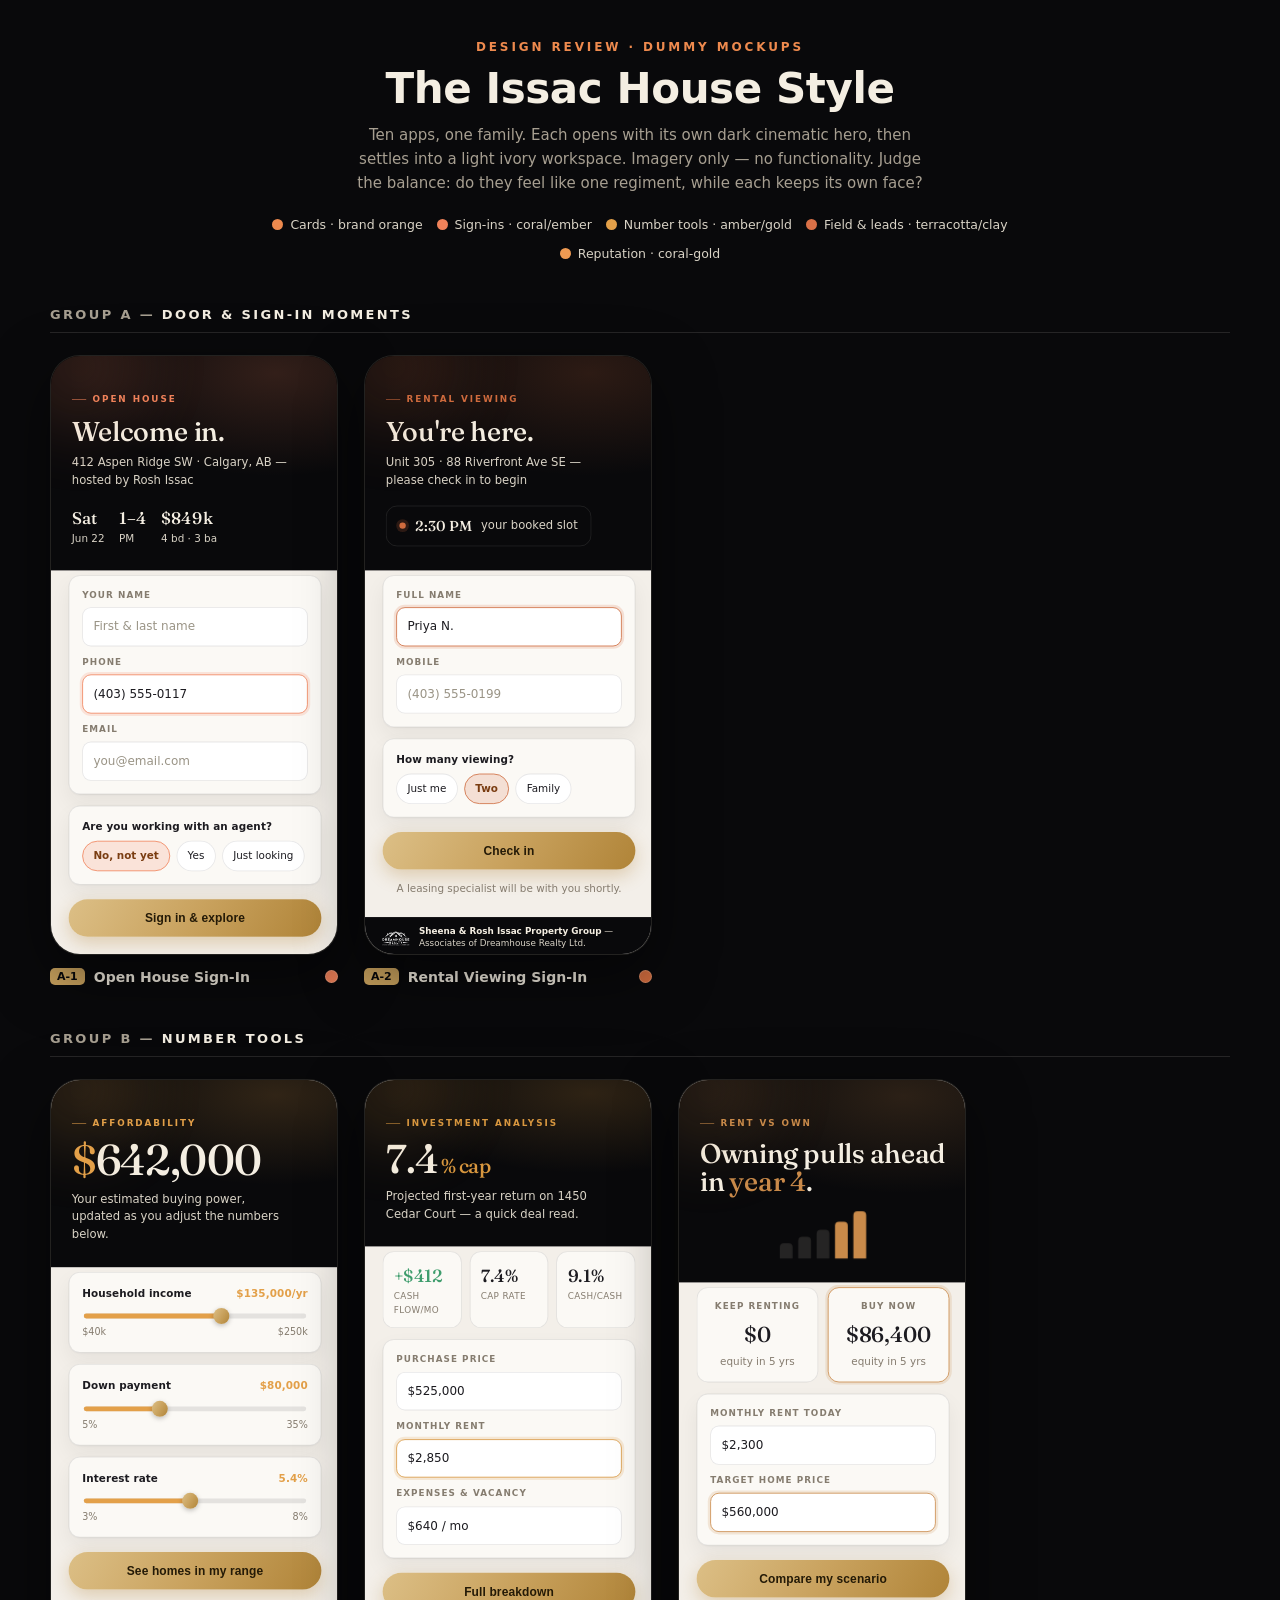
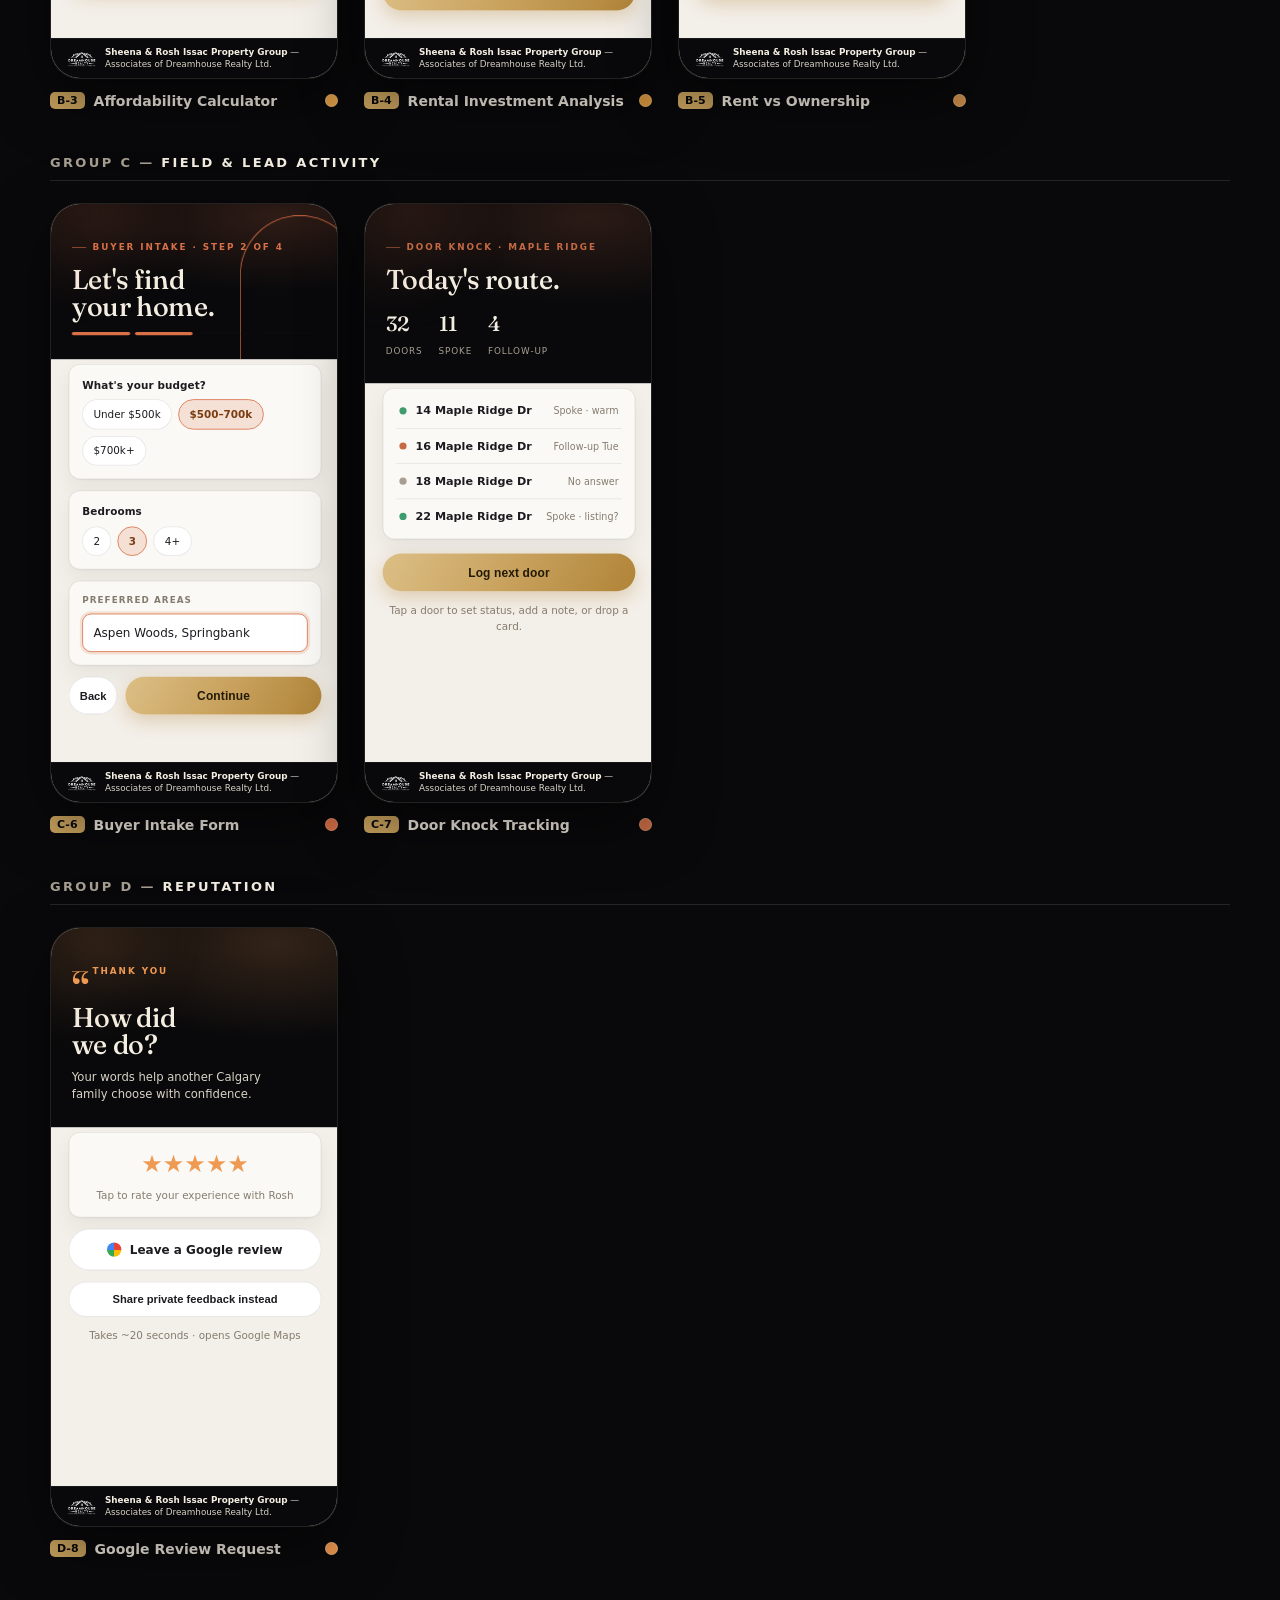
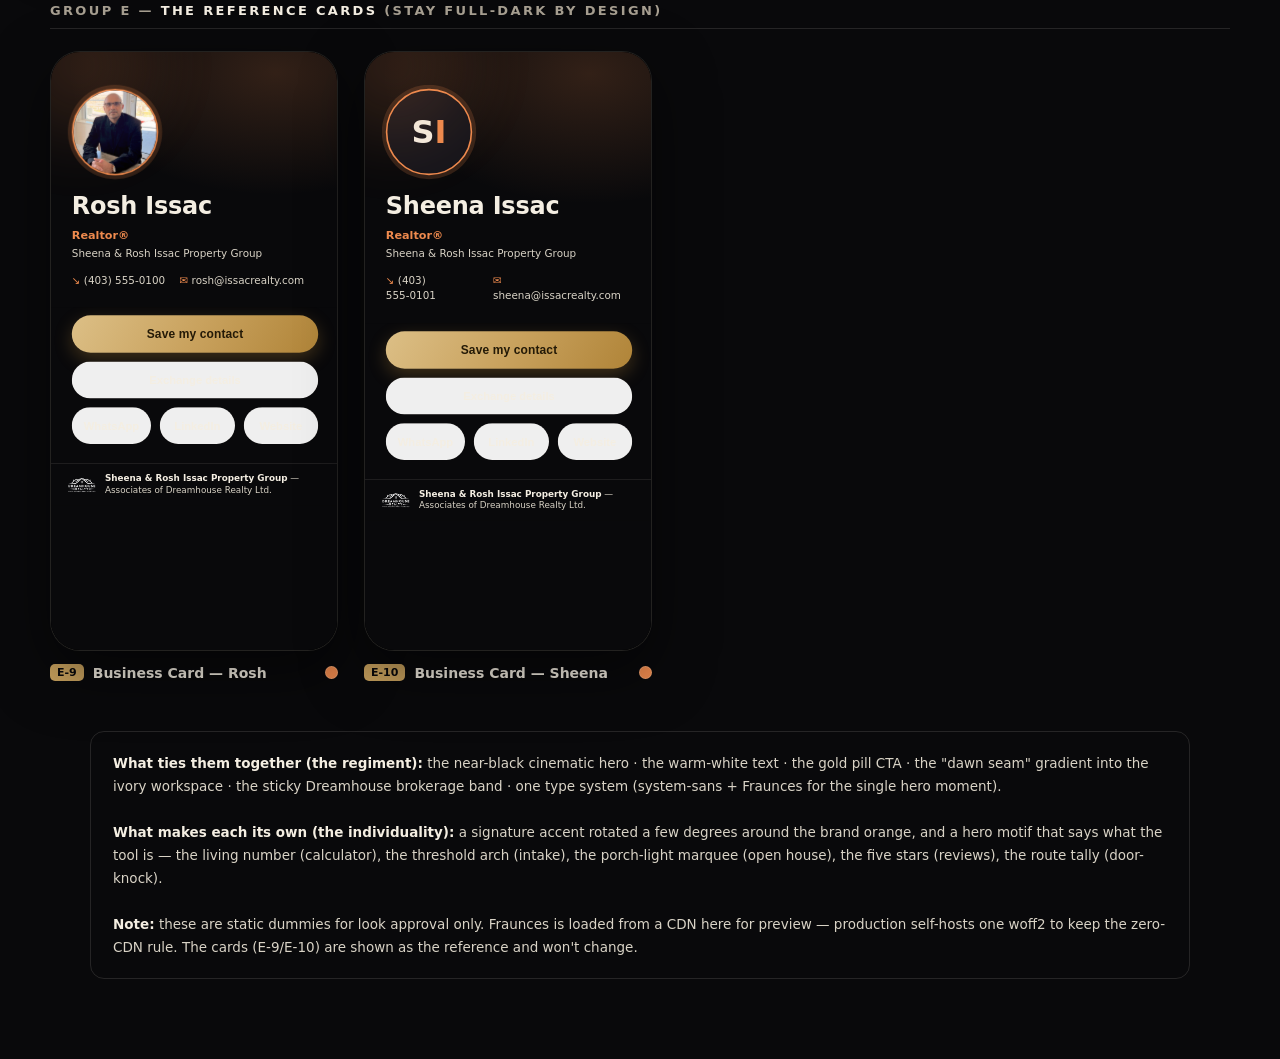
<file: mockups/index.html>
<!DOCTYPE html><html lang="en"><head><meta charset="UTF-8">
<meta name="viewport" content="width=device-width,initial-scale=1">
<title>Issac House Style — Suite Mockups</title>
<style>
:root{--orange:#ee8a4e;--gold:#c9a25e}
*{box-sizing:border-box;margin:0;padding:0}
body{background:#09090b;color:#f4eee2;font-family:-apple-system,BlinkMacSystemFont,"Segoe UI",system-ui,Roboto,sans-serif;
  -webkit-font-smoothing:antialiased;padding:40px 20px 80px}
.head{max-width:1100px;margin:0 auto 8px;text-align:center}
.eyebrow{font-size:12px;letter-spacing:.24em;text-transform:uppercase;color:var(--orange);font-weight:600}
h1{font-size:clamp(28px,5vw,42px);font-weight:600;letter-spacing:-.01em;margin:10px 0}
.sub{color:#a79f91;max-width:60ch;margin:0 auto;font-size:15px;line-height:1.6}
.legend{display:flex;flex-wrap:wrap;gap:14px;justify-content:center;margin:22px auto 0;max-width:900px;font-size:12.5px;color:#d9d3c6}
.legend span{display:inline-flex;align-items:center;gap:7px}
.dot{width:11px;height:11px;border-radius:50%}
.group{max-width:1180px;margin:46px auto 0}
.group h2{font-size:13px;letter-spacing:.18em;text-transform:uppercase;color:#a79f91;font-weight:600;
  border-bottom:1px solid rgba(244,238,226,.12);padding-bottom:10px;margin-bottom:22px}
.group h2 b{color:#f4eee2}
.row{display:flex;flex-wrap:wrap;gap:26px}
.frame{width:288px}
.phone{width:288px;height:600px;border-radius:30px;overflow:hidden;border:1px solid rgba(244,238,226,.14);
  background:#000;box-shadow:0 20px 60px rgba(0,0,0,.5);position:relative}
.phone iframe{width:360px;height:750px;border:0;transform:scale(.8);transform-origin:top left}
.cap{display:flex;align-items:center;gap:9px;margin-top:13px}
.cap .id{font-size:11px;font-weight:700;color:#09090b;background:var(--gold);border-radius:5px;padding:2px 7px}
.cap .nm{font-size:14px;font-weight:600}
.cap .ac{margin-left:auto;width:13px;height:13px;border-radius:50%;border:1px solid rgba(244,238,226,.2)}
.note{max-width:1100px;margin:50px auto 0;padding:20px 22px;border:1px solid rgba(244,238,226,.12);
  border-radius:14px;color:#d9d3c6;font-size:13.5px;line-height:1.7}
.note b{color:#f4eee2}
a.open{font-size:11px;color:#a79f91;margin-left:auto}
@media(max-width:640px){.phone{width:100%;height:560px}.frame{width:100%}.phone iframe{transform:scale(1);width:100%;height:700px}}
</style></head><body>
<div class="head">
  <div class="eyebrow">Design Review · Dummy Mockups</div>
  <h1>The Issac House Style</h1>
  <p class="sub">Ten apps, one family. Each opens with its own dark cinematic hero, then settles into a light ivory workspace.
  Imagery only — no functionality. Judge the balance: do they feel like one regiment, while each keeps its own face?</p>
  <div class="legend">
    <span><i class="dot" style="background:#ee8a4e"></i>Cards · brand orange</span>
    <span><i class="dot" style="background:#f0825a"></i>Sign-ins · coral/ember</span>
    <span><i class="dot" style="background:#e3a049"></i>Number tools · amber/gold</span>
    <span><i class="dot" style="background:#d97047"></i>Field &amp; leads · terracotta/clay</span>
    <span><i class="dot" style="background:#ef9a52"></i>Reputation · coral-gold</span>
  </div>
</div>

<section class="group"><h2>Group A — <b>Door &amp; sign-in moments</b></h2><div class="row">
  <div class="frame"><div class="phone"><iframe src="a1-open-house.html" loading="lazy"></iframe></div>
    <div class="cap"><span class="id">A-1</span><span class="nm">Open House Sign-In</span><span class="ac" style="background:#f0825a"></span></div></div>
  <div class="frame"><div class="phone"><iframe src="a2-rental-viewing.html" loading="lazy"></iframe></div>
    <div class="cap"><span class="id">A-2</span><span class="nm">Rental Viewing Sign-In</span><span class="ac" style="background:#cf6b3e"></span></div></div>
</div></section>

<section class="group"><h2>Group B — <b>Number tools</b></h2><div class="row">
  <div class="frame"><div class="phone"><iframe src="b3-affordability.html" loading="lazy"></iframe></div>
    <div class="cap"><span class="id">B-3</span><span class="nm">Affordability Calculator</span><span class="ac" style="background:#e3a049"></span></div></div>
  <div class="frame"><div class="phone"><iframe src="b4-investment-analysis.html" loading="lazy"></iframe></div>
    <div class="cap"><span class="id">B-4</span><span class="nm">Rental Investment Analysis</span><span class="ac" style="background:#d8973f"></span></div></div>
  <div class="frame"><div class="phone"><iframe src="b5-rent-vs-own.html" loading="lazy"></iframe></div>
    <div class="cap"><span class="id">B-5</span><span class="nm">Rent vs Ownership</span><span class="ac" style="background:#c98a4a"></span></div></div>
</div></section>

<section class="group"><h2>Group C — <b>Field &amp; lead activity</b></h2><div class="row">
  <div class="frame"><div class="phone"><iframe src="c6-buyer-intake.html" loading="lazy"></iframe></div>
    <div class="cap"><span class="id">C-6</span><span class="nm">Buyer Intake Form</span><span class="ac" style="background:#d97047"></span></div></div>
  <div class="frame"><div class="phone"><iframe src="c7-door-knock.html" loading="lazy"></iframe></div>
    <div class="cap"><span class="id">C-7</span><span class="nm">Door Knock Tracking</span><span class="ac" style="background:#c56a44"></span></div></div>
</div></section>

<section class="group"><h2>Group D — <b>Reputation</b></h2><div class="row">
  <div class="frame"><div class="phone"><iframe src="d8-review-request.html" loading="lazy"></iframe></div>
    <div class="cap"><span class="id">D-8</span><span class="nm">Google Review Request</span><span class="ac" style="background:#ef9a52"></span></div></div>
</div></section>

<section class="group"><h2>Group E — <b>The reference cards</b> (stay full-dark by design)</h2><div class="row">
  <div class="frame"><div class="phone"><iframe src="e9-card-rosh.html" loading="lazy"></iframe></div>
    <div class="cap"><span class="id">E-9</span><span class="nm">Business Card — Rosh</span><span class="ac" style="background:#ee8a4e"></span></div></div>
  <div class="frame"><div class="phone"><iframe src="e10-card-sheena.html" loading="lazy"></iframe></div>
    <div class="cap"><span class="id">E-10</span><span class="nm">Business Card — Sheena</span><span class="ac" style="background:#ee8a4e"></span></div></div>
</div></section>

<div class="note">
  <b>What ties them together (the regiment):</b> the near-black cinematic hero · the warm-white text · the gold pill CTA ·
  the "dawn seam" gradient into the ivory workspace · the sticky Dreamhouse brokerage band · one type system (system-sans + Fraunces for the single hero moment).<br><br>
  <b>What makes each its own (the individuality):</b> a signature accent rotated a few degrees around the brand orange, and a hero motif that says what the tool is —
  the living number (calculator), the threshold arch (intake), the porch-light marquee (open house), the five stars (reviews), the route tally (door-knock).<br><br>
  <b>Note:</b> these are static dummies for look approval only. Fraunces is loaded from a CDN here for preview — production self-hosts one woff2 to keep the zero-CDN rule. The cards (E-9/E-10) are shown as the reference and won't change.
</div>
</body></html>
</file>
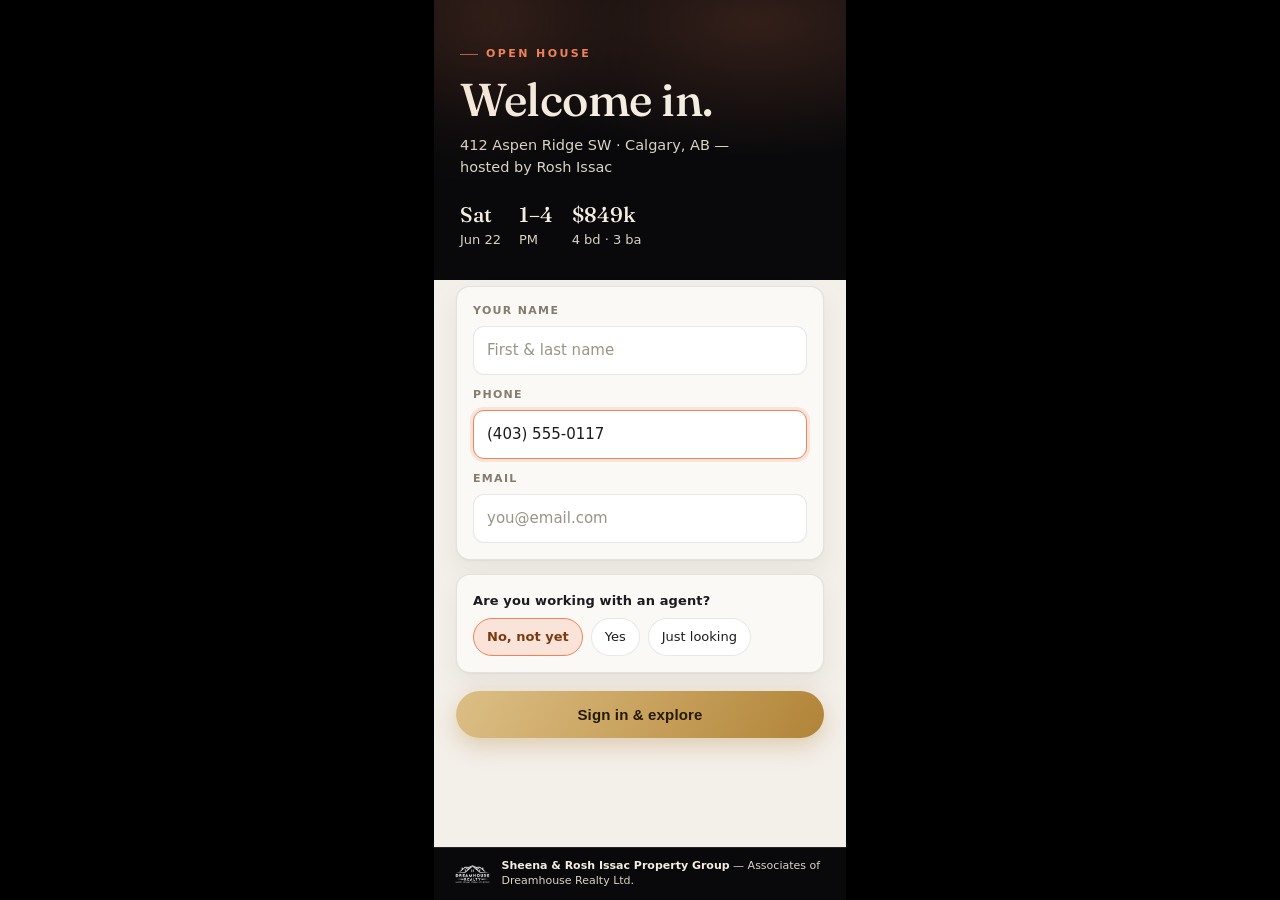
<file: mockups/a1-open-house.html>
<!DOCTYPE html><html lang="en"><head><meta charset="UTF-8">
<meta name="viewport" content="width=device-width,initial-scale=1,viewport-fit=cover">
<title>A-1 · Open House Sign-In</title><link rel="stylesheet" href="kit.css">
<style>:root{--app-accent:#f0825a;--app-accent-soft:rgba(240,130,90,.18)}
.dt{display:inline-flex;gap:18px;margin-top:20px;font-size:13px;color:var(--c-ink-soft)}
.dt b{display:block;font-family:var(--serif);font-size:21px;color:var(--c-ink);font-weight:500;letter-spacing:.01em}</style>
</head><body><div class="app">
  <header class="hero">
    <div class="eyebrow">Open House</div>
    <h1 class="display">Welcome in.</h1>
    <p class="hero-sub">412 Aspen Ridge SW · Calgary, AB — hosted by Rosh Issac</p>
    <div class="dt"><span><b>Sat</b>Jun 22</span><span><b>1–4</b>PM</span><span><b>$849k</b>4 bd · 3 ba</span></div>
  </header>
  <div class="seam"></div>
  <main class="work">
    <div class="panel">
      <div class="label">Your name</div><div class="field ph">First &amp; last name</div>
      <div class="label" style="margin-top:12px">Phone</div><div class="field active">(403) 555‑0117</div>
      <div class="label" style="margin-top:12px">Email</div><div class="field ph">you@email.com</div>
    </div>
    <div class="panel">
      <div class="h-title">Are you working with an agent?</div>
      <div class="chips"><span class="chip on">No, not yet</span><span class="chip">Yes</span><span class="chip">Just looking</span></div>
    </div>
    <button class="cta">Sign in &amp; explore</button>
  </main>
  <footer class="band"><img src="../dreamhouse-logo.png" alt="Dreamhouse Realty Ltd.">
    <div class="b-txt"><b>Sheena &amp; Rosh Issac Property Group</b> — Associates of Dreamhouse Realty Ltd.</div></footer>
</div></body></html>
</file>
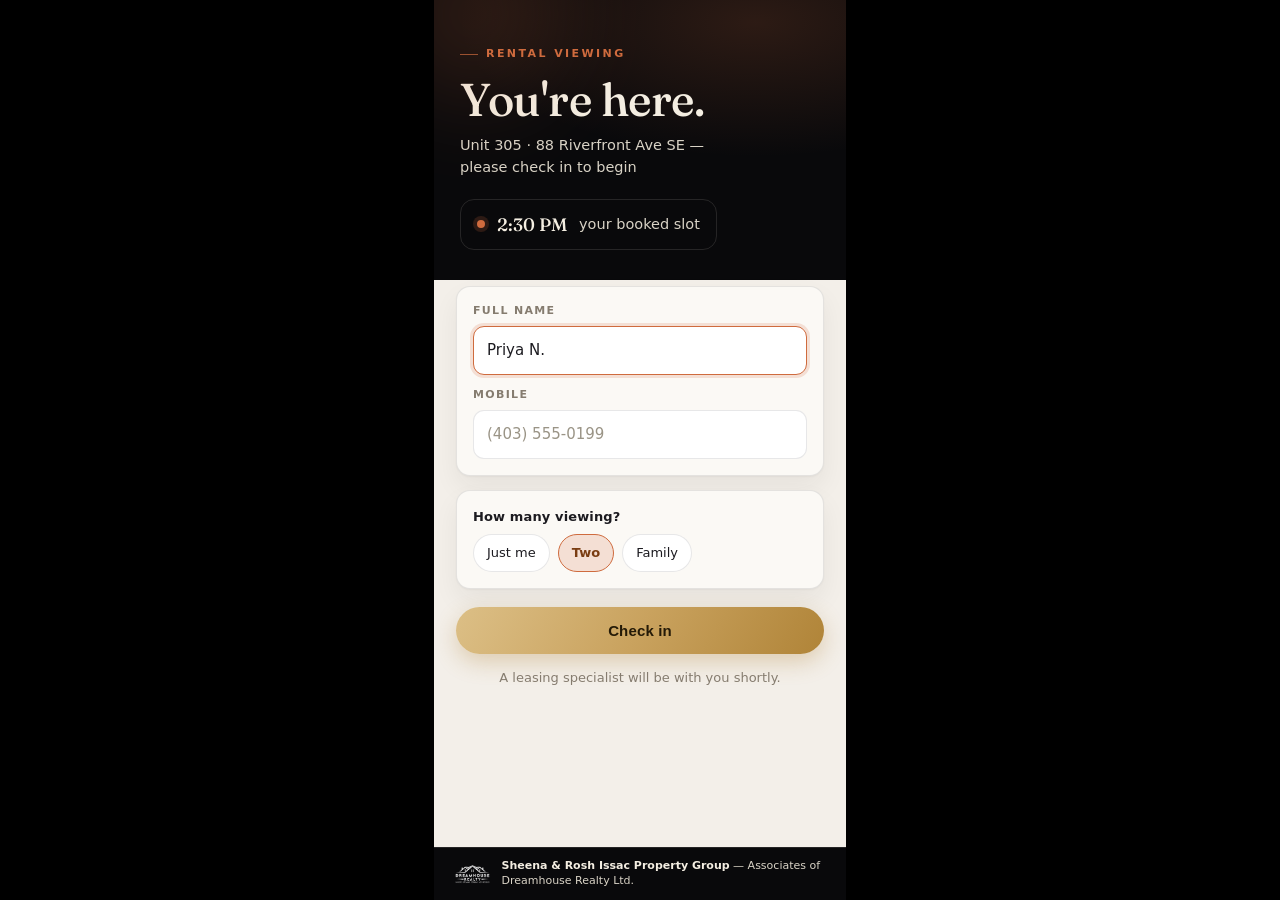
<file: mockups/a2-rental-viewing.html>
<!DOCTYPE html><html lang="en"><head><meta charset="UTF-8">
<meta name="viewport" content="width=device-width,initial-scale=1,viewport-fit=cover">
<title>A-2 · Rental Viewing Sign-In</title><link rel="stylesheet" href="kit.css">
<style>:root{--app-accent:#cf6b3e;--app-accent-soft:rgba(207,107,62,.18)}
.slot{margin-top:20px;display:inline-flex;align-items:center;gap:12px;padding:11px 16px;border:1px solid var(--c-hair-d);border-radius:14px}
.slot b{font-family:var(--serif);font-size:18px;color:var(--c-ink);font-weight:500}
.dot{width:8px;height:8px;border-radius:50%;background:var(--app-accent);box-shadow:0 0 0 4px var(--app-accent-soft)}</style>
</head><body><div class="app">
  <header class="hero">
    <div class="eyebrow">Rental Viewing</div>
    <h1 class="display">You're here.</h1>
    <p class="hero-sub">Unit 305 · 88 Riverfront Ave SE — please check in to begin</p>
    <div class="slot"><span class="dot"></span><b>2:30 PM</b><span class="hero-sub" style="margin:0">your booked slot</span></div>
  </header>
  <div class="seam"></div>
  <main class="work">
    <div class="panel">
      <div class="label">Full name</div><div class="field active">Priya N.</div>
      <div class="label" style="margin-top:12px">Mobile</div><div class="field ph">(403) 555‑0199</div>
    </div>
    <div class="panel">
      <div class="h-title">How many viewing?</div>
      <div class="chips"><span class="chip">Just me</span><span class="chip on">Two</span><span class="chip">Family</span></div>
    </div>
    <button class="cta">Check in</button>
    <p class="muted" style="text-align:center">A leasing specialist will be with you shortly.</p>
  </main>
  <footer class="band"><img src="../dreamhouse-logo.png" alt="Dreamhouse Realty Ltd.">
    <div class="b-txt"><b>Sheena &amp; Rosh Issac Property Group</b> — Associates of Dreamhouse Realty Ltd.</div></footer>
</div></body></html>
</file>
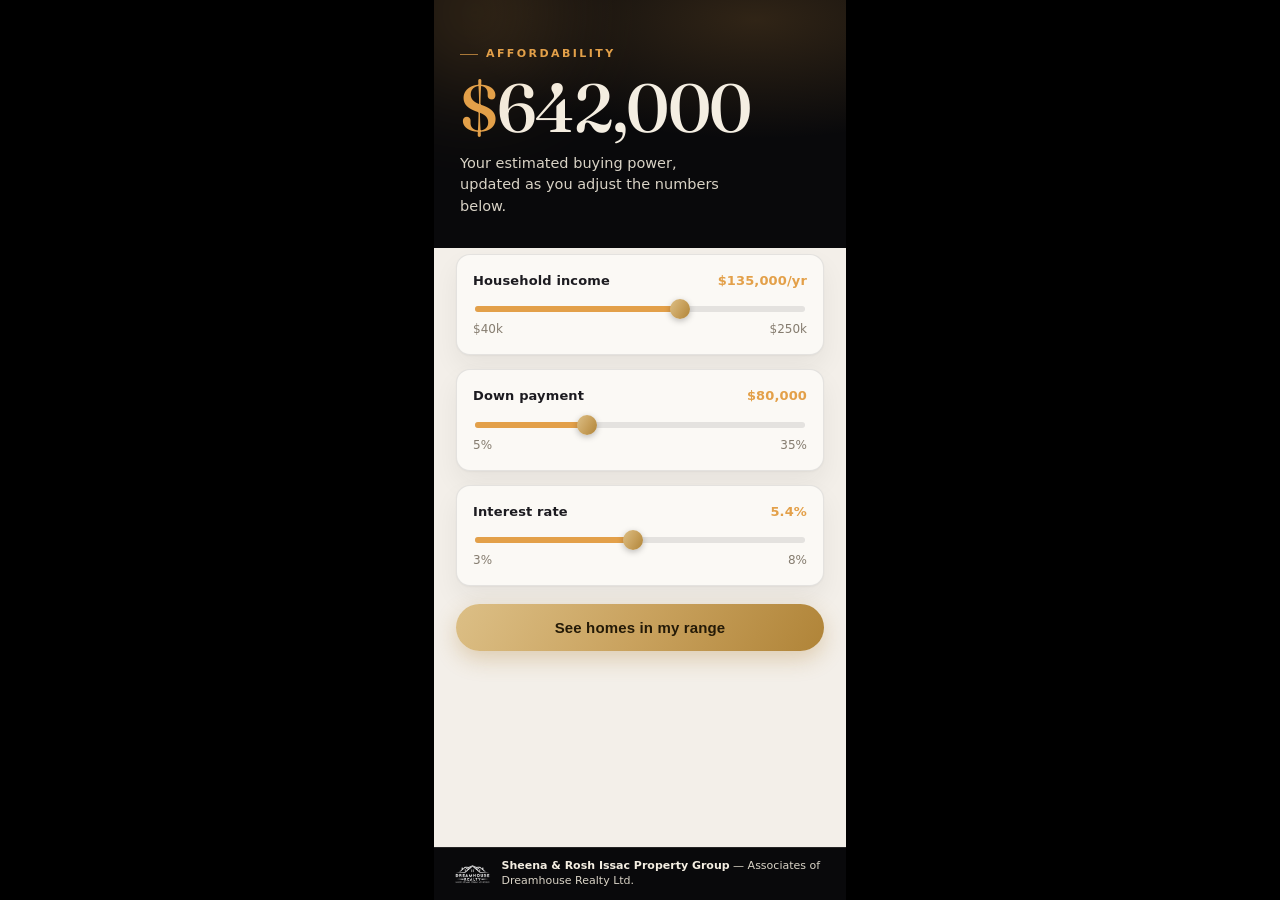
<file: mockups/b3-affordability.html>
<!DOCTYPE html><html lang="en"><head><meta charset="UTF-8">
<meta name="viewport" content="width=device-width,initial-scale=1,viewport-fit=cover">
<title>B-3 · Affordability Calculator</title><link rel="stylesheet" href="kit.css">
<style>:root{--app-accent:#e3a049;--app-accent-soft:rgba(227,160,73,.18)}
.big{font-family:var(--serif);font-size:clamp(46px,15vw,68px);font-weight:500;letter-spacing:-.02em;line-height:1;margin-top:10px}
.big .c{color:var(--app-accent)}
.range{display:flex;justify-content:space-between;font-size:12px;color:var(--c-muted-l);margin-top:2px}</style>
</head><body><div class="app">
  <header class="hero">
    <div class="eyebrow">Affordability</div>
    <div class="big"><span class="c">$</span>642,000</div>
    <p class="hero-sub">Your estimated buying power, updated as you adjust the numbers below.</p>
  </header>
  <div class="seam"></div>
  <main class="work">
    <div class="panel">
      <div class="h-title">Household income <span class="accent" style="float:right">$135,000/yr</span></div>
      <div class="slider"><div class="fill" style="width:62%"></div><div class="thumb" style="left:62%"></div></div>
      <div class="range"><span>$40k</span><span>$250k</span></div>
    </div>
    <div class="panel">
      <div class="h-title">Down payment <span class="accent" style="float:right">$80,000</span></div>
      <div class="slider"><div class="fill" style="width:34%"></div><div class="thumb" style="left:34%"></div></div>
      <div class="range"><span>5%</span><span>35%</span></div>
    </div>
    <div class="panel">
      <div class="h-title">Interest rate <span class="accent" style="float:right">5.4%</span></div>
      <div class="slider"><div class="fill" style="width:48%"></div><div class="thumb" style="left:48%"></div></div>
      <div class="range"><span>3%</span><span>8%</span></div>
    </div>
    <button class="cta">See homes in my range</button>
  </main>
  <footer class="band"><img src="../dreamhouse-logo.png" alt="Dreamhouse Realty Ltd.">
    <div class="b-txt"><b>Sheena &amp; Rosh Issac Property Group</b> — Associates of Dreamhouse Realty Ltd.</div></footer>
</div></body></html>
</file>
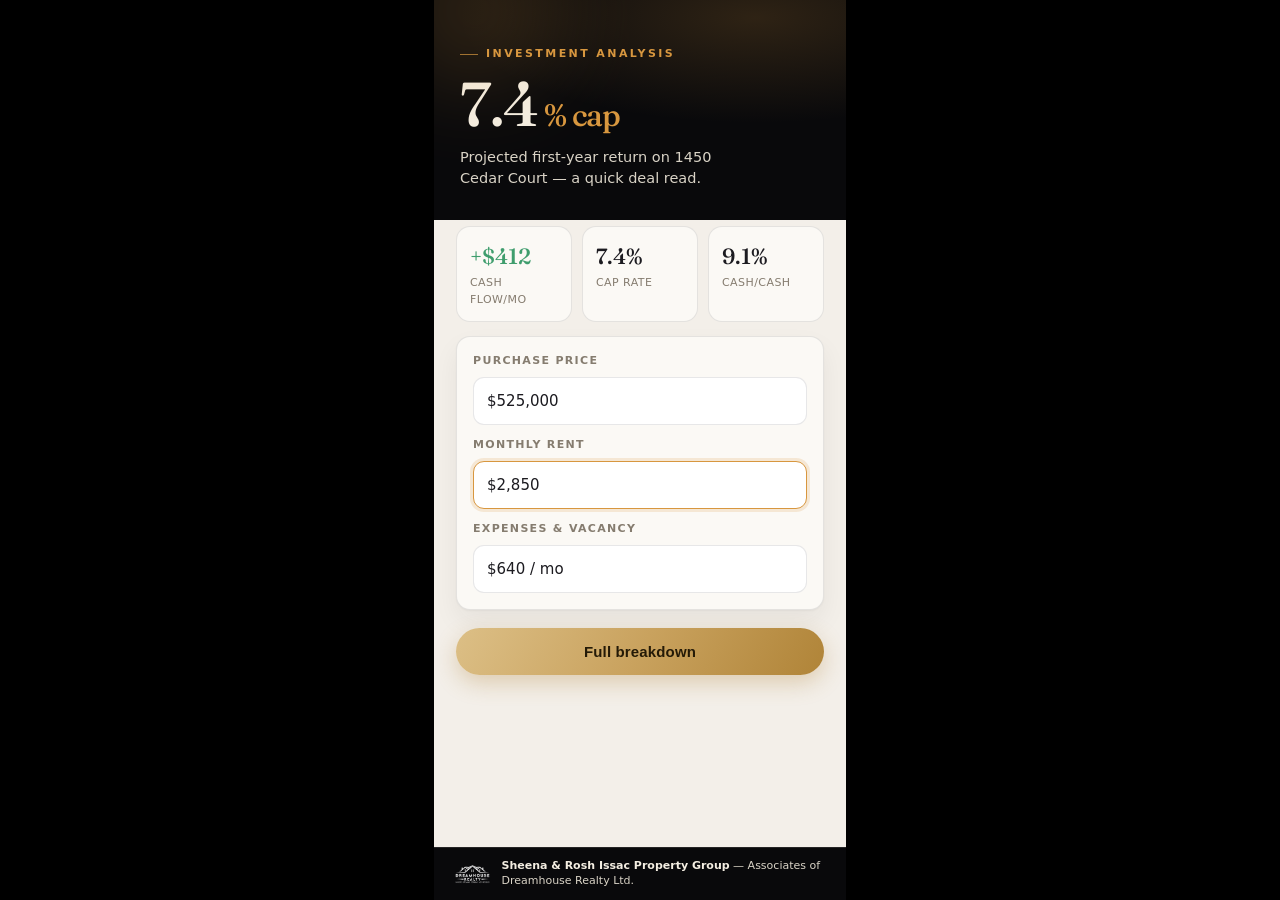
<file: mockups/b4-investment-analysis.html>
<!DOCTYPE html><html lang="en"><head><meta charset="UTF-8">
<meta name="viewport" content="width=device-width,initial-scale=1,viewport-fit=cover">
<title>B-4 · Rental Investment Analysis</title><link rel="stylesheet" href="kit.css">
<style>:root{--app-accent:#d8973f;--app-accent-soft:rgba(216,151,63,.18)}
.big{font-family:var(--serif);font-size:clamp(44px,14vw,62px);font-weight:500;letter-spacing:-.02em;line-height:1;margin-top:10px}
.metrics{display:grid;grid-template-columns:1fr 1fr 1fr;gap:10px}
.metric{background:var(--c-ivory-card);border:1px solid var(--c-hair-l);border-radius:var(--radius-md);padding:13px}
.metric .v{font-family:var(--serif);font-size:22px;font-weight:500}
.metric .v.pos{color:var(--ok)}.metric .k{font-size:11px;color:var(--c-muted-l);margin-top:2px;letter-spacing:.04em}</style>
</head><body><div class="app">
  <header class="hero">
    <div class="eyebrow">Investment Analysis</div>
    <div class="big">7.4<span class="accent" style="font-size:.5em"> % cap</span></div>
    <p class="hero-sub">Projected first‑year return on 1450 Cedar Court — a quick deal read.</p>
  </header>
  <div class="seam"></div>
  <main class="work">
    <div class="metrics">
      <div class="metric"><div class="v pos">+$412</div><div class="k">CASH FLOW/MO</div></div>
      <div class="metric"><div class="v">7.4%</div><div class="k">CAP RATE</div></div>
      <div class="metric"><div class="v">9.1%</div><div class="k">CASH/CASH</div></div>
    </div>
    <div class="panel">
      <div class="label">Purchase price</div><div class="field">$525,000</div>
      <div class="label" style="margin-top:12px">Monthly rent</div><div class="field active">$2,850</div>
      <div class="label" style="margin-top:12px">Expenses &amp; vacancy</div><div class="field">$640 / mo</div>
    </div>
    <button class="cta">Full breakdown</button>
  </main>
  <footer class="band"><img src="../dreamhouse-logo.png" alt="Dreamhouse Realty Ltd.">
    <div class="b-txt"><b>Sheena &amp; Rosh Issac Property Group</b> — Associates of Dreamhouse Realty Ltd.</div></footer>
</div></body></html>
</file>
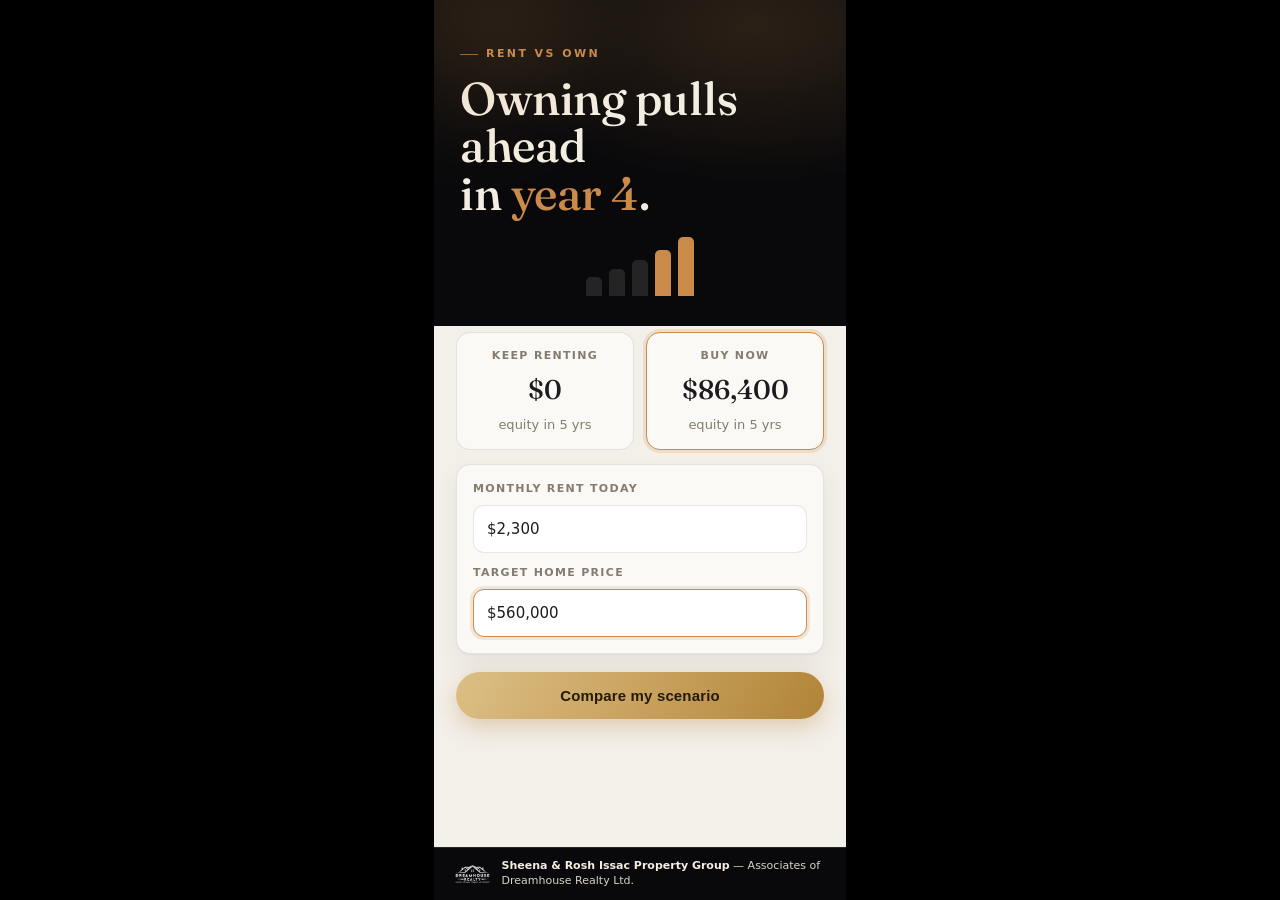
<file: mockups/b5-rent-vs-own.html>
<!DOCTYPE html><html lang="en"><head><meta charset="UTF-8">
<meta name="viewport" content="width=device-width,initial-scale=1,viewport-fit=cover">
<title>B-5 · Rent vs Ownership</title><link rel="stylesheet" href="kit.css">
<style>:root{--app-accent:#c98a4a;--app-accent-soft:rgba(201,138,74,.18)}
.big{font-family:var(--serif);font-size:clamp(34px,9vw,46px);font-weight:500;line-height:1.04;letter-spacing:-.01em;margin-top:12px}
.versus{display:grid;grid-template-columns:1fr 1fr;gap:12px}
.col{background:var(--c-ivory-card);border:1px solid var(--c-hair-l);border-radius:var(--radius-md);padding:15px;text-align:center}
.col.win{border-color:var(--app-accent);box-shadow:0 0 0 3px var(--app-accent-soft)}
.col .t{font-size:11px;letter-spacing:.12em;text-transform:uppercase;color:var(--c-muted-l);font-weight:600}
.col .v{font-family:var(--serif);font-size:27px;font-weight:500;margin-top:6px}
.bars{display:flex;align-items:flex-end;gap:7px;height:64px;margin-top:14px;justify-content:center}
.bars i{width:16px;border-radius:5px 5px 0 0;background:var(--c-hair-d)}
.bars i.a{background:var(--app-accent)}</style>
</head><body><div class="app">
  <header class="hero">
    <div class="eyebrow">Rent vs Own</div>
    <h1 class="big">Owning pulls ahead<br>in <span class="accent">year 4</span>.</h1>
    <div class="bars"><i style="height:30%"></i><i style="height:42%"></i><i style="height:56%"></i><i class="a" style="height:72%"></i><i class="a" style="height:92%"></i></div>
  </header>
  <div class="seam"></div>
  <main class="work">
    <div class="versus">
      <div class="col"><div class="t">Keep renting</div><div class="v">$0</div><div class="muted" style="margin-top:4px">equity in 5 yrs</div></div>
      <div class="col win"><div class="t">Buy now</div><div class="v">$86,400</div><div class="muted" style="margin-top:4px">equity in 5 yrs</div></div>
    </div>
    <div class="panel">
      <div class="label">Monthly rent today</div><div class="field">$2,300</div>
      <div class="label" style="margin-top:12px">Target home price</div><div class="field active">$560,000</div>
    </div>
    <button class="cta">Compare my scenario</button>
  </main>
  <footer class="band"><img src="../dreamhouse-logo.png" alt="Dreamhouse Realty Ltd.">
    <div class="b-txt"><b>Sheena &amp; Rosh Issac Property Group</b> — Associates of Dreamhouse Realty Ltd.</div></footer>
</div></body></html>
</file>
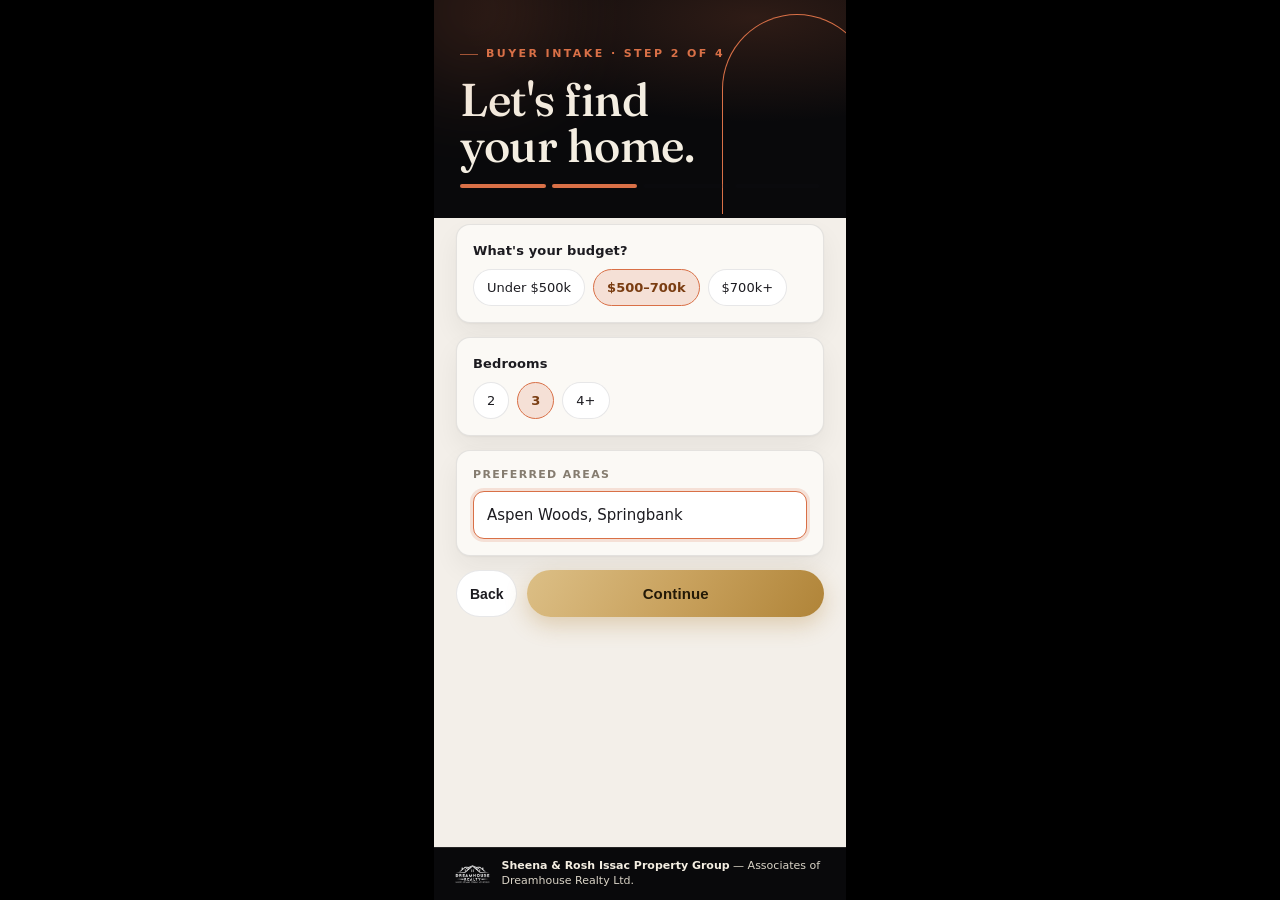
<file: mockups/c6-buyer-intake.html>
<!DOCTYPE html><html lang="en"><head><meta charset="UTF-8">
<meta name="viewport" content="width=device-width,initial-scale=1,viewport-fit=cover">
<title>C-6 · Buyer Intake</title><link rel="stylesheet" href="kit.css">
<style>:root{--app-accent:#d97047;--app-accent-soft:rgba(217,112,71,.18)}
/* threshold/arch motif */
.arch{position:absolute;right:-26px;top:14px;width:150px;height:200px;border:1.5px solid var(--app-accent);
  border-bottom:none;border-radius:75px 75px 0 0;opacity:.30}</style>
</head><body><div class="app">
  <header class="hero">
    <div class="arch"></div>
    <div class="eyebrow">Buyer Intake · Step 2 of 4</div>
    <h1 class="display">Let's find<br>your home.</h1>
    <div class="ribbon"><i class="on"></i><i class="on"></i><i></i><i></i></div>
  </header>
  <div class="seam"></div>
  <main class="work">
    <div class="panel">
      <div class="h-title">What's your budget?</div>
      <div class="chips"><span class="chip">Under $500k</span><span class="chip on">$500–700k</span><span class="chip">$700k+</span></div>
    </div>
    <div class="panel">
      <div class="h-title">Bedrooms</div>
      <div class="chips"><span class="chip">2</span><span class="chip on">3</span><span class="chip">4+</span></div>
    </div>
    <div class="panel">
      <div class="label">Preferred areas</div><div class="field active">Aspen Woods, Springbank</div>
    </div>
    <div style="display:grid;grid-template-columns:auto 1fr;gap:10px">
      <button class="btn-ghost">Back</button><button class="cta" style="margin:0">Continue</button>
    </div>
  </main>
  <footer class="band"><img src="../dreamhouse-logo.png" alt="Dreamhouse Realty Ltd.">
    <div class="b-txt"><b>Sheena &amp; Rosh Issac Property Group</b> — Associates of Dreamhouse Realty Ltd.</div></footer>
</div></body></html>
</file>
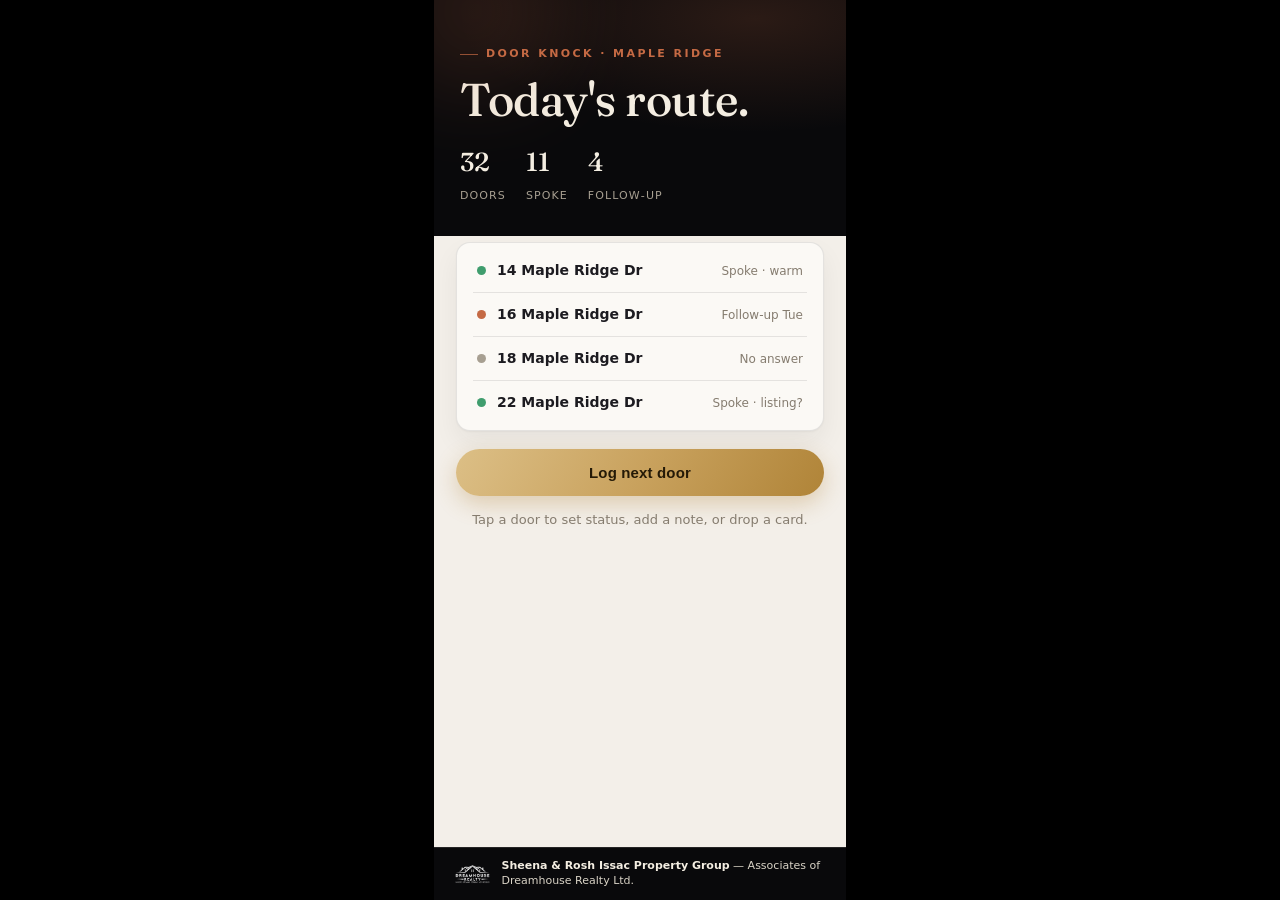
<file: mockups/c7-door-knock.html>
<!DOCTYPE html><html lang="en"><head><meta charset="UTF-8">
<meta name="viewport" content="width=device-width,initial-scale=1,viewport-fit=cover">
<title>C-7 · Door Knock Tracking</title><link rel="stylesheet" href="kit.css">
<style>:root{--app-accent:#c56a44;--app-accent-soft:rgba(197,106,68,.18)}
.tally{display:inline-flex;gap:20px;margin-top:20px}
.tally b{display:block;font-family:var(--serif);font-size:26px;color:var(--c-ink);font-weight:500}
.tally span{font-size:11px;letter-spacing:.1em;text-transform:uppercase;color:var(--c-muted)}
.door{display:flex;align-items:center;gap:11px;padding:11px 4px;border-bottom:1px solid var(--c-hair-l)}
.door:last-child{border-bottom:none}
.pin{width:9px;height:9px;border-radius:50%;flex:none}
.s-spoke{background:var(--ok)}.s-no{background:var(--c-muted)}.s-fu{background:var(--app-accent)}
.door .a{font-weight:600;font-size:14px}.door .st{margin-left:auto;font-size:12px;color:var(--c-muted-l)}</style>
</head><body><div class="app">
  <header class="hero">
    <div class="eyebrow">Door Knock · Maple Ridge</div>
    <h1 class="display">Today's route.</h1>
    <div class="tally"><div><b>32</b><span>doors</span></div><div><b>11</b><span>spoke</span></div><div><b>4</b><span>follow‑up</span></div></div>
  </header>
  <div class="seam"></div>
  <main class="work">
    <div class="panel" style="padding:6px 16px">
      <div class="door"><span class="pin s-spoke"></span><span class="a">14 Maple Ridge Dr</span><span class="st">Spoke · warm</span></div>
      <div class="door"><span class="pin s-fu"></span><span class="a">16 Maple Ridge Dr</span><span class="st">Follow‑up Tue</span></div>
      <div class="door"><span class="pin s-no"></span><span class="a">18 Maple Ridge Dr</span><span class="st">No answer</span></div>
      <div class="door"><span class="pin s-spoke"></span><span class="a">22 Maple Ridge Dr</span><span class="st">Spoke · listing?</span></div>
    </div>
    <button class="cta">Log next door</button>
    <p class="muted" style="text-align:center">Tap a door to set status, add a note, or drop a card.</p>
  </main>
  <footer class="band"><img src="../dreamhouse-logo.png" alt="Dreamhouse Realty Ltd.">
    <div class="b-txt"><b>Sheena &amp; Rosh Issac Property Group</b> — Associates of Dreamhouse Realty Ltd.</div></footer>
</div></body></html>
</file>
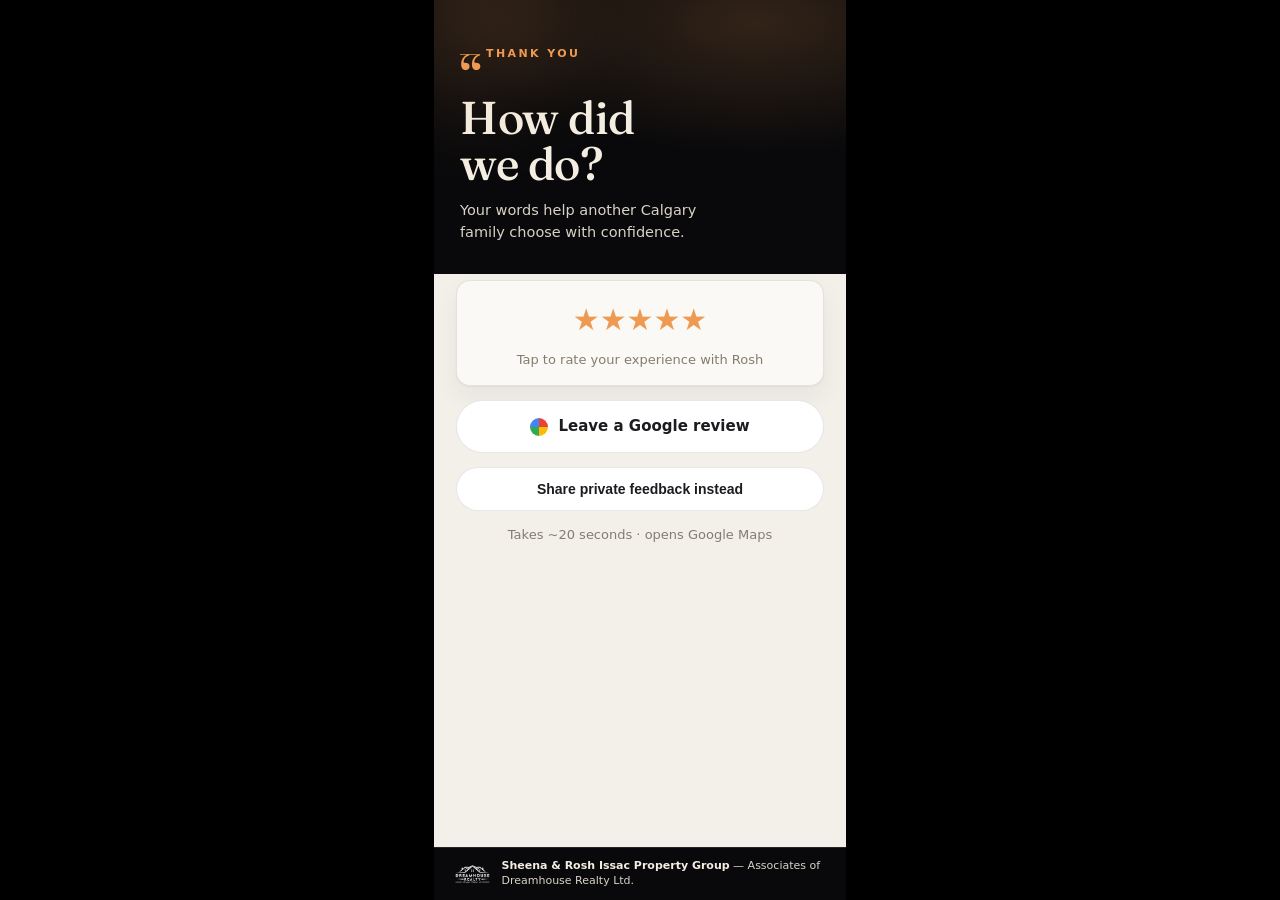
<file: mockups/d8-review-request.html>
<!DOCTYPE html><html lang="en"><head><meta charset="UTF-8">
<meta name="viewport" content="width=device-width,initial-scale=1,viewport-fit=cover">
<title>D-8 · Google Review Request</title><link rel="stylesheet" href="kit.css">
<style>:root{--app-accent:#ef9a52;--app-accent-soft:rgba(239,154,82,.18)}
.quote{font-family:var(--serif);font-size:60px;line-height:.5;color:var(--app-accent);opacity:.5}
.gbtn{display:flex;align-items:center;justify-content:center;gap:10px;background:#fff;border:1px solid var(--c-hair-l);
  border-radius:999px;padding:14px;font-weight:600;font-size:15px;color:var(--c-charcoal)}
.g{width:18px;height:18px;border-radius:50%;background:conic-gradient(#ea4335 0 25%,#fbbc05 0 50%,#34a853 0 75%,#4285f4 0)}</style>
</head><body><div class="app">
  <header class="hero">
    <div class="eyebrow">Thank You</div>
    <div class="quote">&ldquo;</div>
    <h1 class="display" style="margin-top:2px">How did<br>we do?</h1>
    <p class="hero-sub">Your words help another Calgary family choose with confidence.</p>
  </header>
  <div class="seam"></div>
  <main class="work">
    <div class="panel" style="text-align:center">
      <div class="stars" style="justify-content:center">★★★★★</div>
      <p class="muted" style="margin-top:8px">Tap to rate your experience with Rosh</p>
    </div>
    <a class="gbtn"><span class="g"></span> Leave a Google review</a>
    <button class="btn-ghost">Share private feedback instead</button>
    <p class="muted" style="text-align:center">Takes ~20 seconds · opens Google Maps</p>
  </main>
  <footer class="band"><img src="../dreamhouse-logo.png" alt="Dreamhouse Realty Ltd.">
    <div class="b-txt"><b>Sheena &amp; Rosh Issac Property Group</b> — Associates of Dreamhouse Realty Ltd.</div></footer>
</div></body></html>
</file>
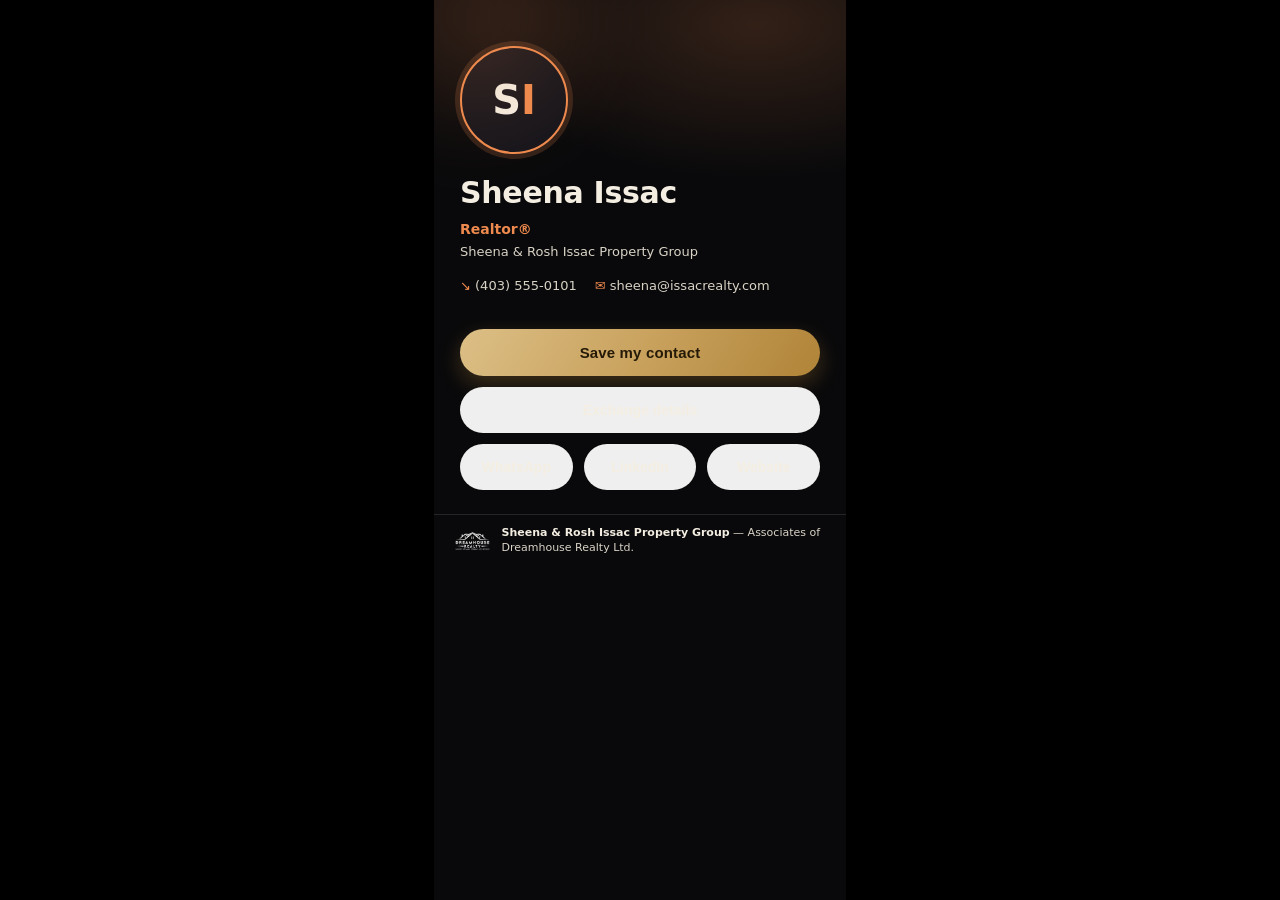
<file: mockups/e10-card-sheena.html>
<!DOCTYPE html><html lang="en"><head><meta charset="UTF-8">
<meta name="viewport" content="width=device-width,initial-scale=1,viewport-fit=cover">
<title>E-10 · Business Card — Sheena</title><link rel="stylesheet" href="kit.css">
<style>:root{--app-accent:#ee8a4e;--app-accent-soft:rgba(238,138,78,.18)}
.app{background:var(--c-paper)}
.cardhero{padding-bottom:24px}
.mono{width:108px;height:108px;border-radius:50%;display:flex;align-items:center;justify-content:center;
  font-family:var(--sans);font-weight:700;font-size:40px;color:var(--c-ink);background:var(--c-card);
  border:2px solid var(--app-accent);box-shadow:0 0 0 5px var(--app-accent-soft)}
.mono i{color:var(--app-accent);font-style:normal}
.name{font-family:var(--sans);font-weight:700;font-size:30px;letter-spacing:-.01em;margin-top:16px}
.role{color:var(--app-accent);font-weight:600;font-size:14px;margin-top:4px}
.cred{color:var(--c-ink-soft);font-size:13px;margin-top:2px}
.dwork{background:var(--c-paper);padding:4px 26px 24px;display:flex;flex-direction:column;gap:11px}
.darkbtn{border:1px solid var(--c-hair-d);border-radius:999px;padding:14px;text-align:center;font-weight:600;font-size:14px;color:var(--c-ink)}
.contact{display:flex;gap:18px;margin-top:14px;font-size:13px;color:var(--c-ink-soft)}
.contact .accent{color:var(--app-accent)}</style>
</head><body><div class="app">
  <header class="hero cardhero">
    <div class="mono">S<i>I</i></div>
    <div class="name">Sheena Issac</div>
    <div class="role">Realtor®</div>
    <div class="cred">Sheena &amp; Rosh Issac Property Group</div>
    <div class="contact"><span><span class="accent">↘</span> (403) 555‑0101</span><span><span class="accent">✉</span> sheena@issacrealty.com</span></div>
  </header>
  <div class="dwork">
    <button class="cta" style="margin-top:6px">Save my contact</button>
    <button class="darkbtn">Exchange details</button>
    <div style="display:grid;grid-template-columns:1fr 1fr 1fr;gap:11px">
      <button class="darkbtn">WhatsApp</button><button class="darkbtn">LinkedIn</button><button class="darkbtn">Website</button>
    </div>
  </div>
  <footer class="band"><img src="../dreamhouse-logo.png" alt="Dreamhouse Realty Ltd.">
    <div class="b-txt"><b>Sheena &amp; Rosh Issac Property Group</b> — Associates of Dreamhouse Realty Ltd.</div></footer>
</div></body></html>
</file>
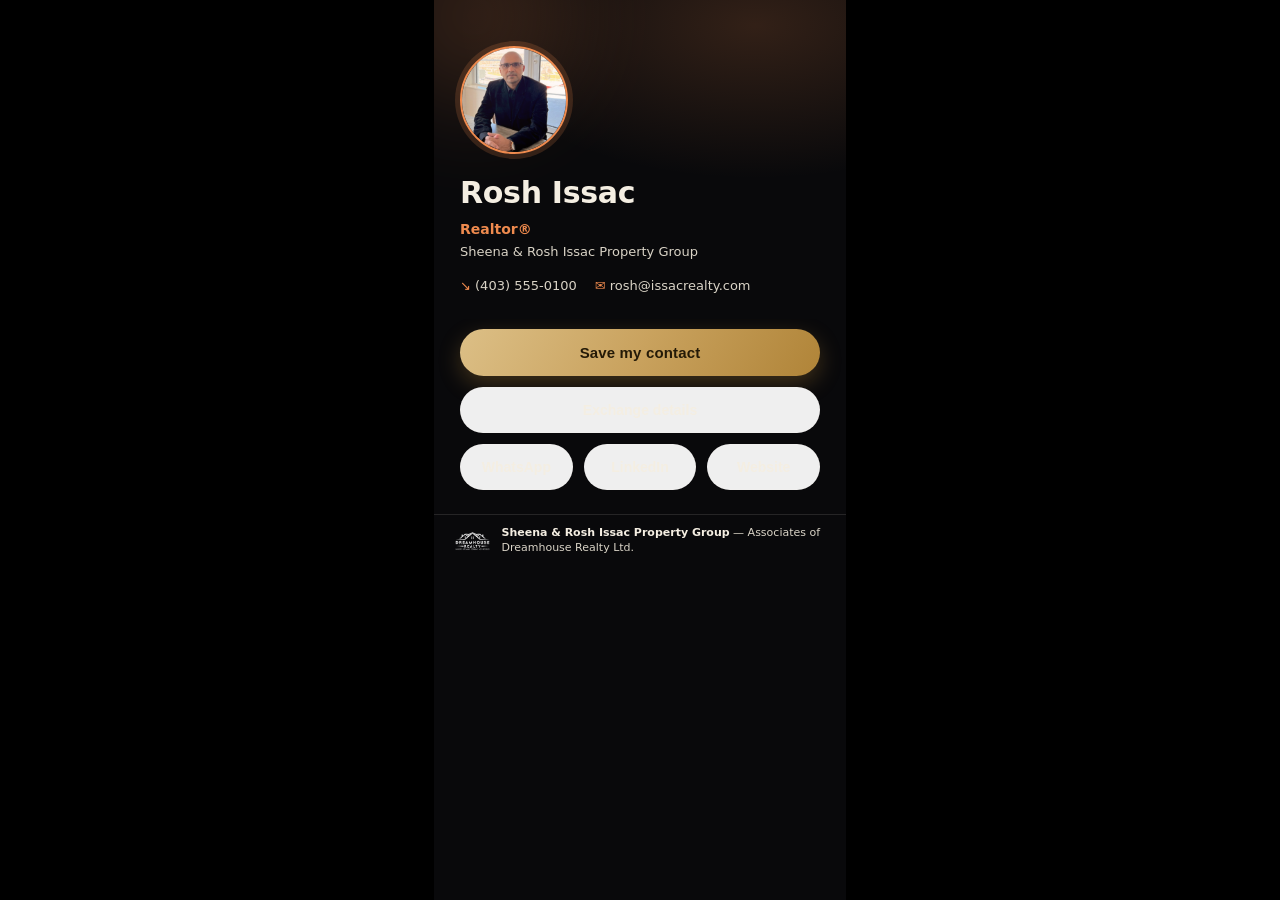
<file: mockups/e9-card-rosh.html>
<!DOCTYPE html><html lang="en"><head><meta charset="UTF-8">
<meta name="viewport" content="width=device-width,initial-scale=1,viewport-fit=cover">
<title>E-9 · Business Card — Rosh</title><link rel="stylesheet" href="kit.css">
<style>:root{--app-accent:#ee8a4e;--app-accent-soft:rgba(238,138,78,.18)}
/* the cards are the reference — full dark, all-sans (no display serif) */
.app{background:var(--c-paper)}
.cardhero{padding-bottom:24px}
.avatar{width:108px;height:108px;border-radius:50%;object-fit:cover;border:2px solid var(--app-accent);
  box-shadow:0 0 0 5px var(--app-accent-soft)}
.name{font-family:var(--sans);font-weight:700;font-size:30px;letter-spacing:-.01em;margin-top:16px}
.role{color:var(--app-accent);font-weight:600;font-size:14px;margin-top:4px}
.cred{color:var(--c-ink-soft);font-size:13px;margin-top:2px}
.dwork{background:var(--c-paper);padding:4px 26px 24px;display:flex;flex-direction:column;gap:11px}
.darkbtn{border:1px solid var(--c-hair-d);border-radius:999px;padding:14px;text-align:center;font-weight:600;font-size:14px;color:var(--c-ink)}
.contact{display:flex;gap:18px;margin-top:14px;font-size:13px;color:var(--c-ink-soft)}
.contact .accent{color:var(--app-accent)}</style>
</head><body><div class="app">
  <header class="hero cardhero">
    <img class="avatar" src="../portrait.jpg" alt="Rosh Issac">
    <div class="name">Rosh Issac</div>
    <div class="role">Realtor®</div>
    <div class="cred">Sheena &amp; Rosh Issac Property Group</div>
    <div class="contact"><span><span class="accent">↘</span> (403) 555‑0100</span><span><span class="accent">✉</span> rosh@issacrealty.com</span></div>
  </header>
  <div class="dwork">
    <button class="cta" style="margin-top:6px">Save my contact</button>
    <button class="darkbtn">Exchange details</button>
    <div style="display:grid;grid-template-columns:1fr 1fr 1fr;gap:11px">
      <button class="darkbtn">WhatsApp</button><button class="darkbtn">LinkedIn</button><button class="darkbtn">Website</button>
    </div>
  </div>
  <footer class="band"><img src="../dreamhouse-logo.png" alt="Dreamhouse Realty Ltd.">
    <div class="b-txt"><b>Sheena &amp; Rosh Issac Property Group</b> — Associates of Dreamhouse Realty Ltd.</div></footer>
</div></body></html>
</file>
<file: mockups/kit.css>
/* ════════════════════════════════════════════════════════════════════════
   THE ISSAC HOUSE STYLE — shared mockup kit
   One file, pasted into every app. Each app turns ONE knob: --app-accent
   (plus an optional hero motif). Everything else here is the family contract.
   NOTE: mockups load Fraunces from a CDN for preview ONLY; production self-hosts
         one woff2 to keep the zero-CDN-on-first-paint rule.
   ════════════════════════════════════════════════════════════════════════ */
@import url('https://fonts.googleapis.com/css2?family=Fraunces:opsz,wght@9..144,400;9..144,500;9..144,600&display=swap');

:root{
  /* ── GLOBAL (identical in every app) ─────────────────────────────────── */
  --c-paper:#09090b; --c-card:#16151b; --c-ink:#f4eee2; --c-ink-soft:#d9d3c6;
  --c-ivory:#f3efe9; --c-ivory-card:#fbf9f5; --c-charcoal:#1c1b20;
  --c-muted:#a79f91; --c-muted-l:#857c6f;
  --c-orange:#ee8a4e; --c-gold:#c9a25e;
  --c-hair-d:rgba(244,238,226,.12); --c-hair-l:rgba(28,27,32,.10);
  --ok:#3f9d6d; --grad-gold:linear-gradient(120deg,#dcbf86,#c9a25e 50%,#b08438);

  /* ── PER-APP (the one knob) — default = brand orange (the cards) ──────── */
  --app-accent:#ee8a4e;
  --app-accent-soft:rgba(238,138,78,.16);

  --radius:22px; --radius-md:14px; --radius-sm:11px;
  --sans:-apple-system,BlinkMacSystemFont,"Segoe UI",system-ui,Roboto,Helvetica,Arial,sans-serif;
  --serif:"Fraunces",Georgia,"Times New Roman",serif;
  --ease:cubic-bezier(.22,.61,.36,1);
}

*,*::before,*::after{box-sizing:border-box;margin:0;padding:0}
html{-webkit-text-size-adjust:100%}
body{font-family:var(--sans);background:#000;color:var(--c-ink);line-height:1.5;
  -webkit-font-smoothing:antialiased;text-rendering:optimizeLegibility}
img{display:block;max-width:100%}
a{color:inherit;text-decoration:none}

/* ── SHELL ──────────────────────────────────────────────────────────────── */
.app{position:relative;width:100%;max-width:412px;min-height:100dvh;margin:0 auto;
  background:var(--c-ivory);display:flex;flex-direction:column;overflow:hidden}

/* ── ZONE 1 · DARK CINEMATIC HERO ───────────────────────────────────────── */
.hero{position:relative;background:var(--c-paper);color:var(--c-ink);
  padding:46px 26px 30px;overflow:hidden}
.hero::before{content:"";position:absolute;inset:0;
  background:radial-gradient(120% 80% at 78% 8%,var(--app-accent-soft),transparent 60%);
  pointer-events:none}
.hero::after{content:"";position:absolute;left:-30%;top:-40%;width:80%;height:90%;
  background:radial-gradient(circle,var(--app-accent),transparent 65%);
  opacity:.22;filter:blur(36px);pointer-events:none}
.hero>*{position:relative;animation:rise .6s var(--ease) both}
.eyebrow{font-size:11px;letter-spacing:.22em;text-transform:uppercase;font-weight:600;
  color:var(--app-accent);display:flex;align-items:center;gap:8px}
.eyebrow::before{content:"";width:18px;height:1px;background:var(--app-accent);opacity:.7}
.display{font-family:var(--serif);font-weight:500;line-height:1.02;letter-spacing:-.01em;
  font-size:clamp(34px,9vw,46px);margin:14px 0 0}
.display .num{font-variant-numeric:tabular-nums}
.hero-sub{color:var(--c-ink-soft);font-size:14.5px;margin-top:12px;max-width:30ch}
.hero-motif{margin-top:22px}

/* ── ZONE 2 · SOLID SEAM-EDGE (paper meets ivory crisply) — a shared signature
   Updated 2026-06-26: the dark hero meets the ivory workspace at one clean edge
   (no gradient feather), retired suite-wide on the B-3 proof app. ─────────── */
.seam{height:0}

/* ── ZONE 3 · LIGHT WORKSPACE ───────────────────────────────────────────── */
.work{flex:1;background:var(--c-ivory);color:var(--c-charcoal);
  padding:6px 22px 26px;display:flex;flex-direction:column;gap:14px}
.work>*{animation:rise .6s var(--ease) both;animation-delay:.08s}
.panel{background:var(--c-ivory-card);border:1px solid var(--c-hair-l);
  border-radius:var(--radius-md);padding:16px 16px;box-shadow:0 1px 2px rgba(0,0,0,.04),0 12px 26px rgba(28,27,32,.06)}
.label{font-size:11px;letter-spacing:.12em;text-transform:uppercase;color:var(--c-muted-l);font-weight:600}
.field{margin-top:7px;background:#fff;border:1px solid var(--c-hair-l);border-radius:var(--radius-sm);
  padding:12px 13px;color:var(--c-charcoal);font-size:15px;display:flex;align-items:center;justify-content:space-between}
.field.ph{color:#9a9486}
.field:focus-within,.field.active{border-color:var(--app-accent);box-shadow:0 0 0 3px var(--app-accent-soft)}
.h-title{font-size:13px;font-weight:700;letter-spacing:.01em}
.muted{color:var(--c-muted-l);font-size:13px}

/* slider (visual only) */
.slider{height:6px;border-radius:6px;background:var(--c-hair-l);margin:16px 2px 8px;position:relative}
.slider .fill{position:absolute;left:0;top:0;height:100%;border-radius:6px;background:var(--app-accent)}
.slider .thumb{position:absolute;top:50%;width:20px;height:20px;border-radius:50%;
  background:var(--grad-gold);transform:translate(-50%,-50%);box-shadow:0 2px 6px rgba(0,0,0,.25)}

/* CTA — gold pill, identical everywhere */
.cta{margin-top:4px;background:var(--grad-gold);color:#241a07;font-weight:700;font-size:15px;
  border:none;border-radius:999px;padding:15px;text-align:center;letter-spacing:.01em;
  box-shadow:0 8px 22px rgba(176,132,56,.32);transition:transform .12s var(--ease)}
.cta:active{transform:scale(.98)}
.btn-ghost{border:1px solid var(--c-hair-l);border-radius:999px;padding:13px;text-align:center;
  font-weight:600;font-size:14px;color:var(--c-charcoal);background:#fff}
.accent{color:var(--app-accent)}

/* progress ribbon (intake) */
.ribbon{display:flex;gap:6px;margin-top:14px}
.ribbon i{flex:1;height:4px;border-radius:4px;background:var(--c-hair-l)}
.ribbon i.on{background:var(--app-accent)}

/* chips */
.chips{display:flex;flex-wrap:wrap;gap:8px;margin-top:8px}
.chip{font-size:13px;padding:8px 13px;border-radius:999px;border:1px solid var(--c-hair-l);background:#fff;color:var(--c-charcoal)}
.chip.on{background:var(--app-accent-soft);border-color:var(--app-accent);color:#7a3d12;font-weight:600}

/* stars (reviews) */
.stars{display:flex;gap:6px;font-size:30px;color:var(--app-accent)}

/* ── BAND · brokerage disclosure (shared, RECA) ─────────────────────────── */
.band{position:sticky;bottom:0;background:var(--c-paper);color:var(--c-ink-soft);
  padding:11px 20px calc(11px + env(safe-area-inset-bottom,0px));
  display:flex;align-items:center;gap:10px;border-top:1px solid var(--c-hair-d);font-size:11px}
.band img{height:20px;width:auto;opacity:.95;filter:brightness(0) invert(1)}
.band .b-txt{line-height:1.35}
.band b{color:var(--c-ink);font-weight:600}

@keyframes rise{from{opacity:0;transform:translateY(9px)}to{opacity:1;transform:none}}
@media(prefers-reduced-motion:reduce){*{animation:none!important}}
</file>
